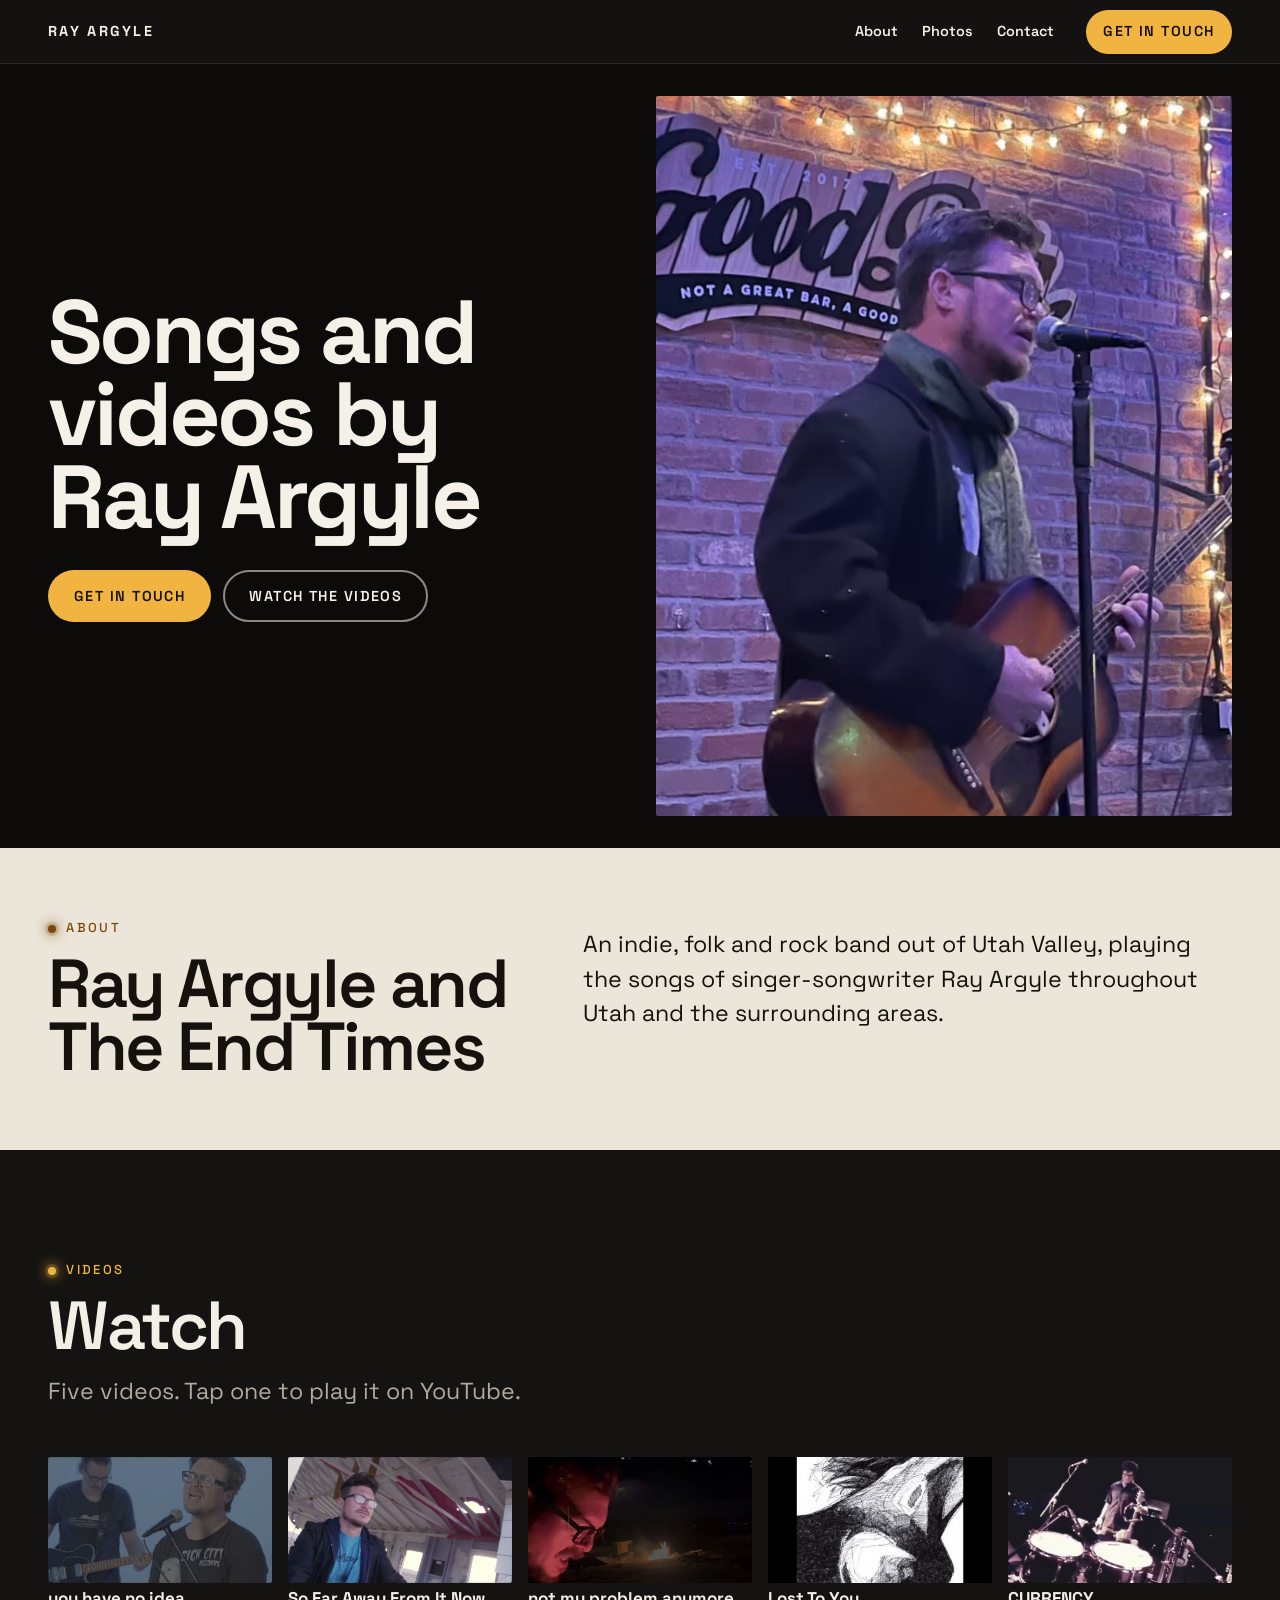
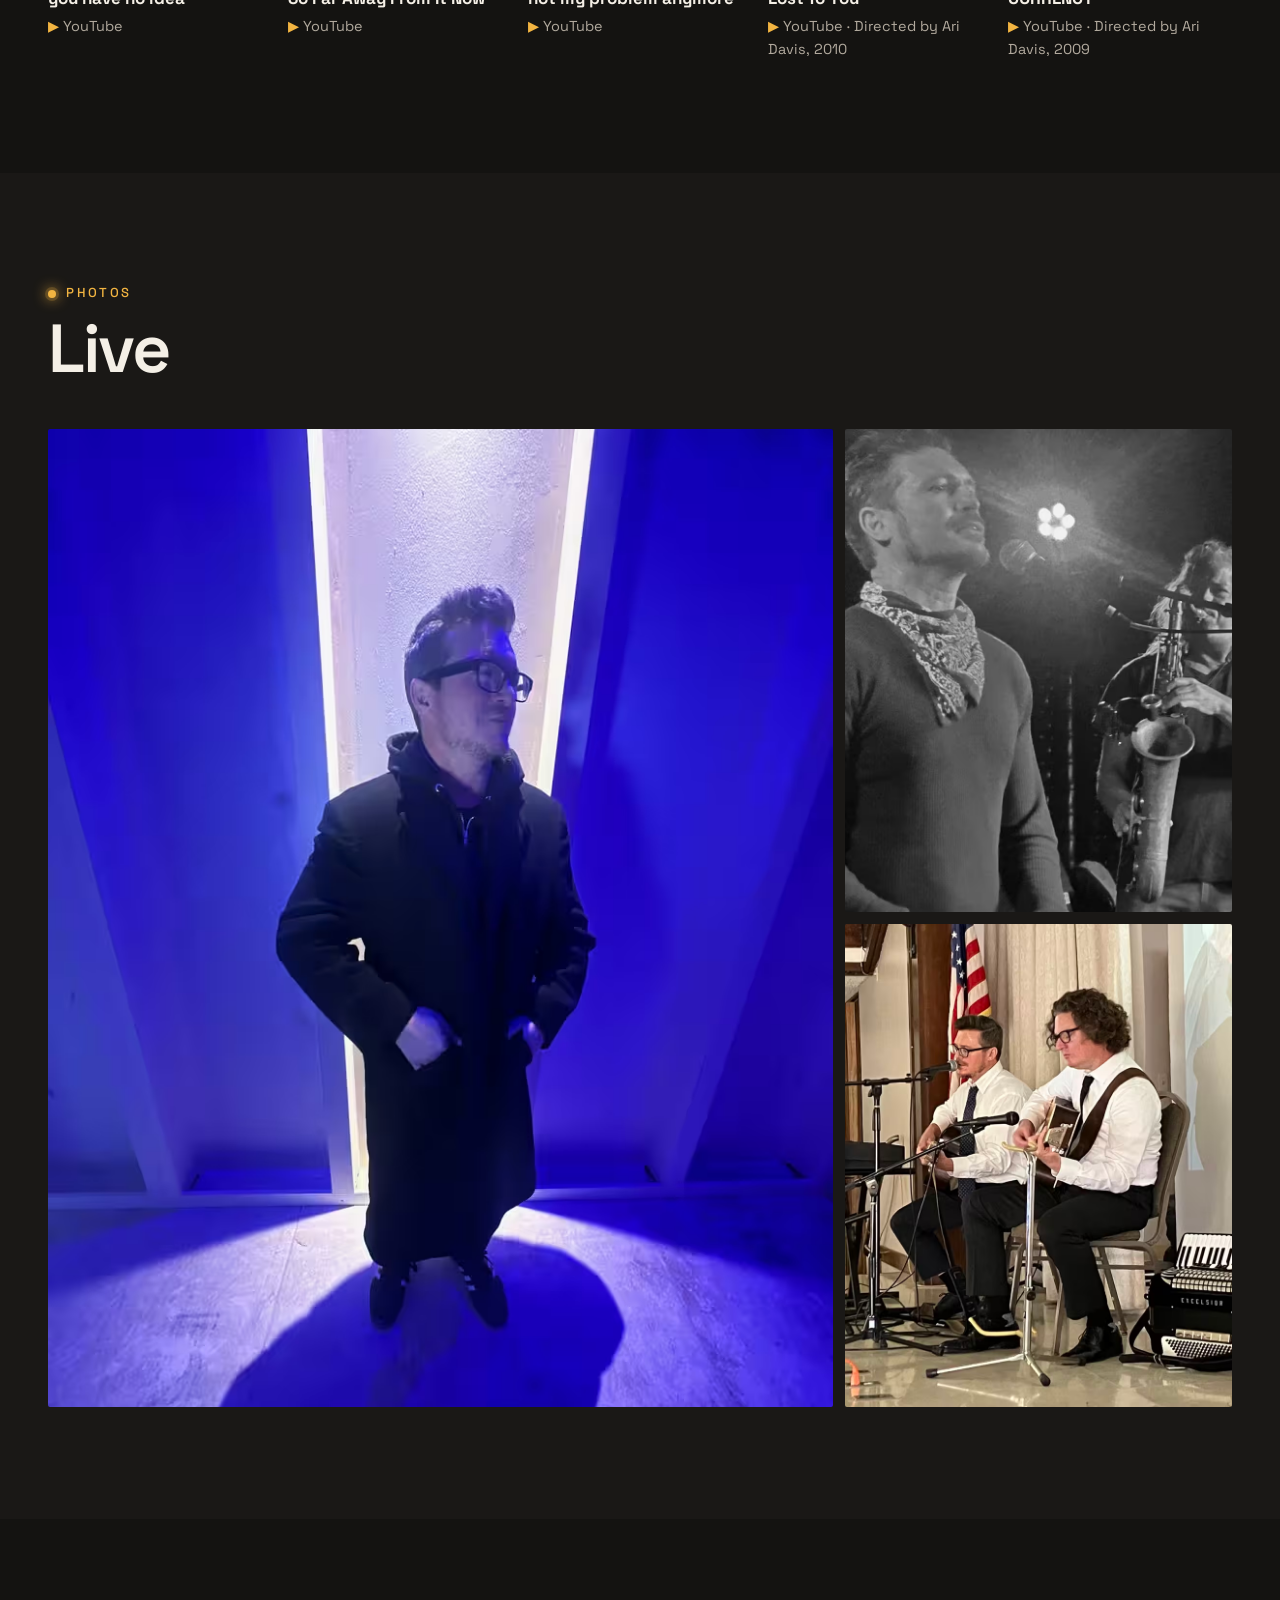
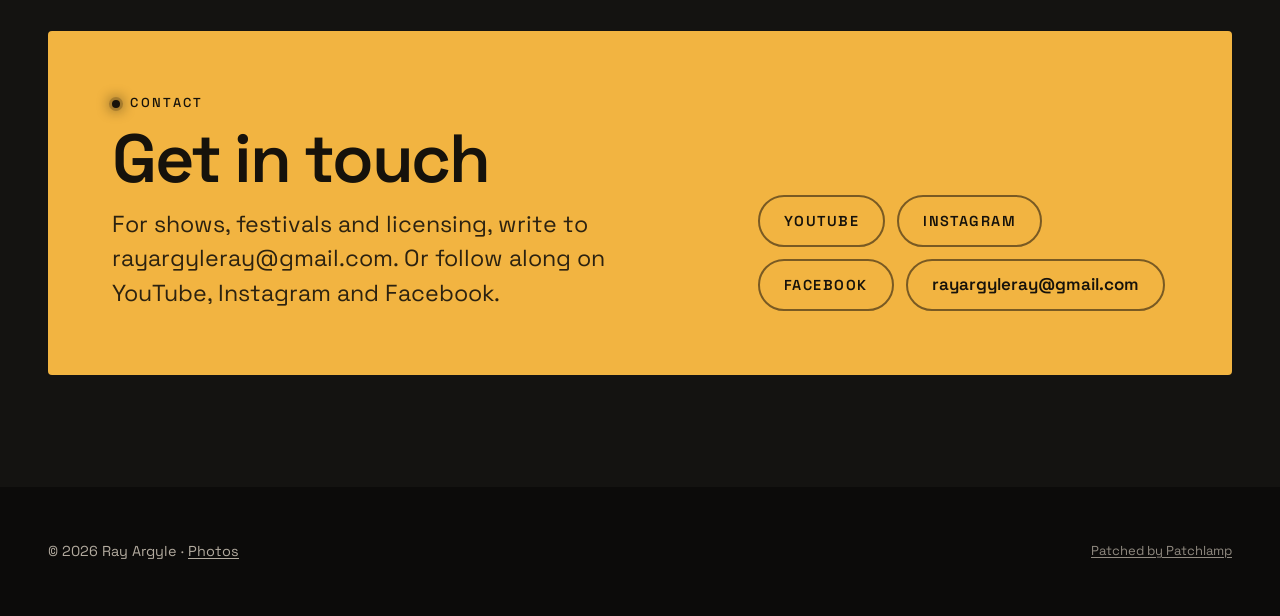
<file: index.html>
<!DOCTYPE html>
<html lang="en">
<head>
  <meta charset="utf-8">
  <meta name="viewport" content="width=device-width, initial-scale=1">
  <title>Ray Argyle</title>
  <meta name="description" content="Ray Argyle: songs and videos, and where to follow along.">
  <!-- The pages are rendered from site.json by `site render` (lib/sitegen.py): change site.json, never this file. -->
  <link rel="stylesheet" href="css/style.css">
  <link rel="stylesheet" href="css/look.css">
  <link rel="stylesheet" href="css/custom.css">
  <script src="js/motion.js" defer></script>
</head>
<body class="page-home">

  <header class="site-header">
    <a class="wordmark" href="index.html">Ray Argyle</a>
    <nav class="site-nav" aria-label="Site">
      <a href="index.html#about">About</a>
      <a href="photos.html">Photos</a>
      <a href="index.html#contact">Contact</a>
    </nav>
    <a class="header-cta" href="#contact"><span class="cta-full">Get in touch</span><span class="cta-short">Contact</span></a>
  </header>

  <main id="top">
    <section class="hero-block hero--split has-image" id="hero">
      <figure class="hero-media">
        <picture><source type="image/avif" srcset="images/own-hero-2-800.avif 800w, images/own-hero-2-1242.avif 1242w" sizes="100vw"><source type="image/webp" srcset="images/own-hero-2-800.webp 800w, images/own-hero-2-1242.webp 1242w" sizes="100vw"><img src="images/own-hero-2-1242.jpg" srcset="images/own-hero-2-800.jpg 800w, images/own-hero-2-1242.jpg 1242w" sizes="100vw" width="1242" height="1552" alt="Ray Argyle playing guitar and singing in front of a brick wall hung with string lights" loading="eager" fetchpriority="high" decoding="async"></picture>
      </figure>
      <div class="hero-copy">
        <h1 class="hero-heading">Songs and videos by Ray Argyle</h1>
        <div class="hero-actions">
          <a class="btn btn-primary" href="#contact">Get in touch</a>
          <a class="btn btn-secondary" href="#videos">Watch the videos</a>
        </div>
      </div>
    </section>
    <section class="section about about--band band" id="about">
      <div class="section-inner">
        <div class="about-grid">
          <div class="about-copy">
            <div class="about-head">
              <p class="kicker">About</p>
              <h2>Ray Argyle and The End Times</h2>
            </div>
            <div class="about-body">
              <p class="lede">An indie, folk and rock band out of Utah Valley, playing the songs of singer-songwriter Ray Argyle throughout Utah and the surrounding areas.</p>
            </div>
          </div>
        </div>
      </div>
    </section>
    <section class="section videos" id="videos">
      <div class="section-inner">
        <div class="section-head">
          <p class="kicker">Videos</p>
          <h2>Watch</h2>
          <p class="lede">Five videos. Tap one to play it on YouTube.</p>
        </div>
        <ul class="video-list">
      <li data-reveal>
        <a class="video-card" href="https://www.youtube.com/watch?v=3zSJGrcmSTM">
          <img src="images/own-work-7-800.jpg" width="800" height="450" alt="A still from Ray Argyle&#x27;s video &quot;you have no idea&quot;" loading="lazy" decoding="async">
          <span class="video-title">you have no idea</span>
          <span class="video-meta">YouTube</span>
        </a>
      </li>
      <li data-reveal>
        <a class="video-card" href="https://www.youtube.com/watch?v=spQM5v0fayY">
          <img src="images/own-work-9-800.jpg" width="800" height="450" alt="A still from Ray Argyle&#x27;s video &quot;So Far Away From It Now&quot;" loading="lazy" decoding="async">
          <span class="video-title">So Far Away From It Now</span>
          <span class="video-meta">YouTube</span>
        </a>
      </li>
      <li data-reveal>
        <a class="video-card" href="https://www.youtube.com/watch?v=1C6jddQdikg">
          <img src="images/own-work-8-800.jpg" width="800" height="450" alt="A still from Ray Argyle&#x27;s video &quot;not my problem anymore&quot;" loading="lazy" decoding="async">
          <span class="video-title">not my problem anymore</span>
          <span class="video-meta">YouTube</span>
        </a>
      </li>
      <li data-reveal>
        <a class="video-card" href="https://www.youtube.com/watch?v=J5xojPqIyVg">
          <img src="images/own-work-2-640.jpg" width="640" height="360" alt="A still from Ray Argyle&#x27;s video &quot;Lost To You&quot;" loading="lazy" decoding="async">
          <span class="video-title">Lost To You</span>
          <span class="video-meta">YouTube · Directed by Ari Davis, 2010</span>
        </a>
      </li>
      <li data-reveal>
        <a class="video-card" href="https://www.youtube.com/watch?v=S_2DU4Wko10">
          <img src="images/own-work-6-594.jpg" width="594" height="334" alt="A still from Ray Argyle&#x27;s video &quot;CURRENCY&quot;" loading="lazy" decoding="async">
          <span class="video-title">CURRENCY</span>
          <span class="video-meta">YouTube · Directed by Ari Davis, 2009</span>
        </a>
      </li>
        </ul>
      </div>
    </section>
    <section class="section gallery gallery--grid alt" id="photos">
      <div class="section-inner">
        <div class="section-head">
          <p class="kicker">Photos</p>
          <h2>Live</h2>
        </div>
        <ul class="gallery-grid">
          <li data-reveal>
            <figure>
              <picture><source type="image/avif" srcset="images/own-gallery-5-800.avif 800w, images/own-gallery-5-1600.avif 1600w" sizes="(min-width: 900px) 50vw, 100vw"><source type="image/webp" srcset="images/own-gallery-5-800.webp 800w, images/own-gallery-5-1600.webp 1600w" sizes="(min-width: 900px) 50vw, 100vw"><img src="images/own-gallery-5-1600.jpg" srcset="images/own-gallery-5-800.jpg 800w, images/own-gallery-5-1600.jpg 1600w" sizes="(min-width: 900px) 50vw, 100vw" width="1600" height="2000" alt="Ray Argyle in a long coat, standing in a column of blue light" loading="lazy" decoding="async"></picture>
            </figure>
          </li>
          <li data-reveal>
            <figure>
              <picture><source type="image/avif" srcset="images/own-gallery-3-800.avif 800w, images/own-gallery-3-1532.avif 1532w" sizes="(min-width: 900px) 50vw, 100vw"><source type="image/webp" srcset="images/own-gallery-3-800.webp 800w, images/own-gallery-3-1532.webp 1532w" sizes="(min-width: 900px) 50vw, 100vw"><img src="images/own-gallery-3-1532.jpg" srcset="images/own-gallery-3-800.jpg 800w, images/own-gallery-3-1532.jpg 1532w" sizes="(min-width: 900px) 50vw, 100vw" width="1532" height="1915" alt="Black-and-white photo of Ray Argyle singing on stage beside a saxophone player" loading="lazy" decoding="async"></picture>
            </figure>
          </li>
          <li data-reveal>
            <figure>
              <picture><source type="image/avif" srcset="images/own-gallery-4-800.avif 800w, images/own-gallery-4-1600.avif 1600w" sizes="(min-width: 900px) 50vw, 100vw"><source type="image/webp" srcset="images/own-gallery-4-800.webp 800w, images/own-gallery-4-1600.webp 1600w" sizes="(min-width: 900px) 50vw, 100vw"><img src="images/own-gallery-4-1600.jpg" srcset="images/own-gallery-4-800.jpg 800w, images/own-gallery-4-1600.jpg 1600w" sizes="(min-width: 900px) 50vw, 100vw" width="1600" height="2000" alt="Ray Argyle and another guitarist playing seated, an accordion beside them" loading="lazy" decoding="async"></picture>
            </figure>
          </li>
        </ul>
      </div>
    </section>
    <section class="section contact contact--card" id="contact">
      <div class="section-inner">
        <div class="contact-card" data-reveal>
          <div class="section-head">
            <p class="kicker">Contact</p>
            <h2>Get in touch</h2>
            <p class="lede">For shows, festivals and licensing, write to rayargyleray@gmail.com. Or follow along on YouTube, Instagram and Facebook.</p>
          </div>
          <div class="action-row">
            <a class="btn btn-secondary" href="https://www.youtube.com/@rayargyle8788">YouTube</a>
            <a class="btn btn-secondary" href="https://www.instagram.com/ray_argyle_music">Instagram</a>
            <a class="btn btn-secondary" href="https://www.facebook.com/rayargylemusic">Facebook</a>
            <a class="btn btn-secondary" data-mail href="mailto:rayargyleray@gmail.com">rayargyleray@gmail.com</a>
          </div>
        </div>
      </div>
    </section>

  </main>

  <footer class="site-footer">
    <p class="copyright">&copy; 2026 Ray Argyle · <a href="photos.html">Photos</a></p>
    <p class="patchlamp-badge"><a href="https://patchlamp.com/for/creatives?from=badge" rel="noopener">Patched by Patchlamp</a></p>
    <script src="https://patchlamp.com/s/site-chat.js" data-site="ray-argyle" crossorigin="anonymous" defer></script>
    <script src="https://patchlamp.com/hit.js" data-site="ray-argyle" crossorigin="anonymous" defer></script>
  </footer>
</body>
</html>
</file>
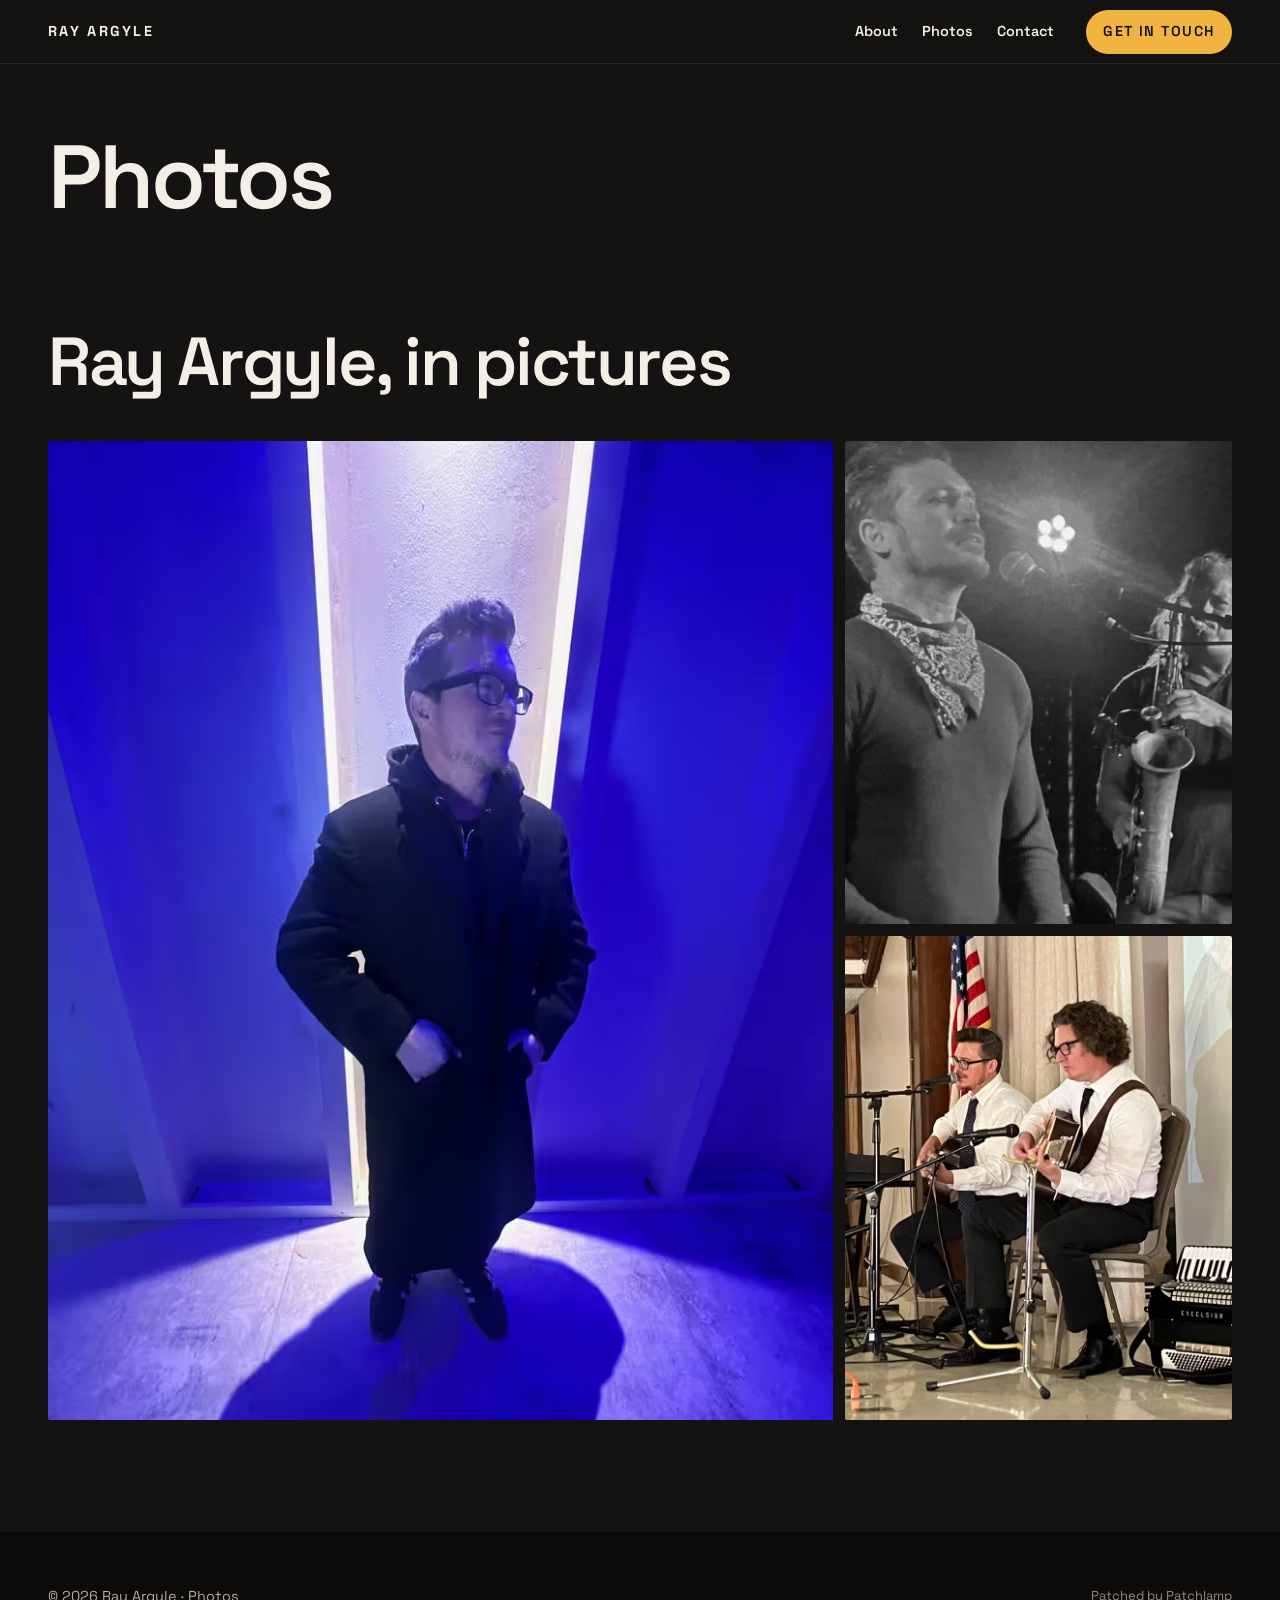
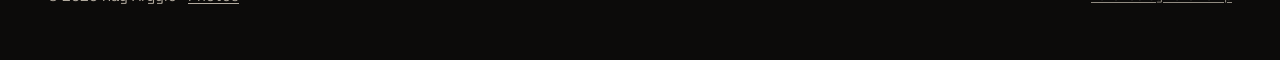
<file: photos.html>
<!DOCTYPE html>
<html lang="en">
<head>
  <meta charset="utf-8">
  <meta name="viewport" content="width=device-width, initial-scale=1">
  <title>Photos — Ray Argyle</title>
  <meta name="description" content="Ray Argyle: songs and videos, and where to follow along.">
  <!-- The pages are rendered from site.json by `site render` (lib/sitegen.py): change site.json, never this file. -->
  <link rel="stylesheet" href="css/style.css">
  <link rel="stylesheet" href="css/look.css">
  <link rel="stylesheet" href="css/custom.css">
  <script src="js/motion.js" defer></script>
</head>
<body class="page-photos">

  <header class="site-header">
    <a class="wordmark" href="index.html">Ray Argyle</a>
    <nav class="site-nav" aria-label="Site">
      <a href="index.html#about">About</a>
      <a href="photos.html">Photos</a>
      <a href="index.html#contact">Contact</a>
    </nav>
    <a class="header-cta" href="#contact"><span class="cta-full">Get in touch</span><span class="cta-short">Contact</span></a>
  </header>

  <main id="top">
    <section class="page-head">
      <div class="section-inner">
        <h1>Photos</h1>
      </div>
    </section>
    <section class="section gallery gallery--grid" id="photos">
      <div class="section-inner">
        <div class="section-head">
          <h2>Ray Argyle, in pictures</h2>
        </div>
        <ul class="gallery-grid">
          <li data-reveal>
            <figure>
              <picture><source type="image/avif" srcset="images/own-gallery-5-800.avif 800w, images/own-gallery-5-1600.avif 1600w" sizes="(min-width: 900px) 50vw, 100vw"><source type="image/webp" srcset="images/own-gallery-5-800.webp 800w, images/own-gallery-5-1600.webp 1600w" sizes="(min-width: 900px) 50vw, 100vw"><img src="images/own-gallery-5-1600.jpg" srcset="images/own-gallery-5-800.jpg 800w, images/own-gallery-5-1600.jpg 1600w" sizes="(min-width: 900px) 50vw, 100vw" width="1600" height="2000" alt="Ray Argyle in a long coat, standing in a column of blue light" loading="lazy" decoding="async"></picture>
            </figure>
          </li>
          <li data-reveal>
            <figure>
              <picture><source type="image/avif" srcset="images/own-gallery-3-800.avif 800w, images/own-gallery-3-1532.avif 1532w" sizes="(min-width: 900px) 50vw, 100vw"><source type="image/webp" srcset="images/own-gallery-3-800.webp 800w, images/own-gallery-3-1532.webp 1532w" sizes="(min-width: 900px) 50vw, 100vw"><img src="images/own-gallery-3-1532.jpg" srcset="images/own-gallery-3-800.jpg 800w, images/own-gallery-3-1532.jpg 1532w" sizes="(min-width: 900px) 50vw, 100vw" width="1532" height="1915" alt="Black-and-white photo of Ray Argyle singing on stage beside a saxophone player" loading="lazy" decoding="async"></picture>
            </figure>
          </li>
          <li data-reveal>
            <figure>
              <picture><source type="image/avif" srcset="images/own-gallery-4-800.avif 800w, images/own-gallery-4-1600.avif 1600w" sizes="(min-width: 900px) 50vw, 100vw"><source type="image/webp" srcset="images/own-gallery-4-800.webp 800w, images/own-gallery-4-1600.webp 1600w" sizes="(min-width: 900px) 50vw, 100vw"><img src="images/own-gallery-4-1600.jpg" srcset="images/own-gallery-4-800.jpg 800w, images/own-gallery-4-1600.jpg 1600w" sizes="(min-width: 900px) 50vw, 100vw" width="1600" height="2000" alt="Ray Argyle and another guitarist playing seated, an accordion beside them" loading="lazy" decoding="async"></picture>
            </figure>
          </li>
        </ul>
      </div>
    </section>

  </main>

  <footer class="site-footer">
    <p class="copyright">&copy; 2026 Ray Argyle · <a href="photos.html">Photos</a></p>
    <p class="patchlamp-badge"><a href="https://patchlamp.com/for/creatives?from=badge" rel="noopener">Patched by Patchlamp</a></p>
    <script src="https://patchlamp.com/s/site-chat.js" data-site="ray-argyle" crossorigin="anonymous" defer></script>
    <script src="https://patchlamp.com/hit.js" data-site="ray-argyle" crossorigin="anonymous" defer></script>
  </footer>
</body>
</html>
</file>
<file: css/style.css>
/* ==========================================================================
   base.css: the stylesheet every rendered site shares (B255, plans/83).
   Rendered as css/style.css. It has three readers:
   1. every page of a rendered site, followed by css/look.css (a look's
      tokens and its short list of rules) and css/custom.css when a site has one;
   2. the Functions pages (/admin, estimates, invoices, signing, /book/manage),
      which load this file and read the tokens marked "Functions" below, so
      those names stay, whatever else changes;
   3. the section variants in _sections/: their layouts live here, so any
      look can wear any variant.
   How the file works: components read tokens and never a literal colour or
   font; a look changes tokens and owns a few rules; a dark or coloured ground
   (.band, the dark heroes, the accent cards) re-sets --ink, --ink-dim and
   --accent-text for what sits inside it, so the components need no dark copy.
   Nothing is ever at opacity 0. Motion is opt-in: js/motion.js sets
   html.motion only under prefers-reduced-motion: no-preference, and a reveal
   starts from a visible state, so a still frame (a screenshot, a link
   preview, the judge) always reads whole. templates/sites/DESIGN.md is the
   standard this file serves.
   ========================================================================== */

:root {
  /* --- Colour roles ------------------------------------------------------ */
  --bg: #f7f8f8;              /* page ground */
  --bg-raised: #ffffff;       /* cards, inputs (Functions) */
  --bg-alt: #edf1f2;          /* the alternate section ground */
  --bg-line: #d3dce0;         /* hairlines, input borders (Functions) */
  --ink: #15212a;             /* body text (Functions) */
  --ink-dim: #4f5f68;         /* secondary text, at least 4.5:1 on --bg (Functions) */
  --accent: #1d6f8c;          /* fills: buttons, the checked slot, focus (Functions) */
  --accent-strong: #155468;   /* hover on a fill */
  --accent-dim: var(--accent-strong);  /* the B64 name for the hover colour */
  --accent-ink: #ffffff;      /* text on --accent */
  --accent-text: var(--accent);        /* the accent as small text on --bg; a look with a loud accent darkens it */
  --link-hover: var(--accent-strong);
  --focus: var(--accent);
  --band: #10293a;            /* the one dark ground */
  --band-ink: #f1f6f8;
  --band-dim: #b4c7d0;
  --band-accent: #86d0e6;
  --hero-ground: var(--band); /* the hero's ground for split and typographic */
  --hero-ink: var(--band-ink);
  --hero-dim: var(--band-dim);
  --hero-accent: var(--band-accent);
  --hero-scrim: var(--band);  /* what a photo darkens to under text */
  --proof-bg: var(--bg-alt);
  --proof-ink: var(--ink);
  --proof-mark: var(--accent);
  --footer-bg: var(--ink);
  --footer-ink: color-mix(in srgb, var(--bg) 82%, var(--ink));
  --sorry-bg: #fbe9e7;
  --sorry-ink: #7a1f12;
  --photo-filter: none;       /* the look's grade, until img treat grades the files themselves */
  --texture: none;            /* a band's texture: a background-image the look sets */

  /* --- Type ------------------------------------------------------------- */
  --font-display: Georgia, "Times New Roman", serif;                    /* Functions */
  --font-text: system-ui, -apple-system, "Segoe UI", Helvetica, Arial, sans-serif;
  --font-body: var(--font-text);       /* the B64 name; the Functions pages read it */
  --font-kicker: var(--font-text);
  --font-button: var(--font-text);
  --display-weight: 400;      /* the hero heading */
  --heading-weight: var(--display-weight);
  --display-tracking: -0.02em;
  --display-leading: 1.02;
  --display-case: none;
  --kicker-case: uppercase;
  --kicker-tracking: 0.14em;
  --kicker-weight: 600;
  --kicker-size: var(--step--2);
  --button-weight: 650;
  --button-case: none;
  --button-tracking: 0;
  --text-size: 1.0625rem;
  --text-leading: 1.65;
  /* The scale. Every font-size in this file and in a look is one of these, so
     the design gate can check sizes against it. --step-0 is body text. */
  --step--2: 0.8125rem;
  --step--1: clamp(0.84rem, 0.82rem + 0.1vw, 0.9rem);
  --step-0: var(--text-size);
  --step-1: clamp(1.2rem, 1.1rem + 0.45vw, 1.45rem);
  --step-2: clamp(1.45rem, 1.25rem + 0.9vw, 1.95rem);
  --step-3: clamp(2rem, 1.5rem + 2.2vw, 3.25rem);
  --step-4: clamp(2.4rem, 1.7rem + 3.2vw, 4.25rem);
  --step-5: clamp(2.75rem, 1.6rem + 5vw, 6rem);       /* the hero: 44px on a phone, 96px wide */
  --step-6: clamp(3.25rem, 1.4rem + 8vw, 8.5rem);     /* the typographic hero, which has no photo to carry it */
  --measure: 34em;            /* Functions */

  /* --- Space ------------------------------------------------------------ */
  --space: 1rem;              /* Functions */
  --space-half: 0.5rem;
  --space-2: 2rem;
  --space-3: 3rem;
  --space-4: 4.5rem;
  --space-5: clamp(4rem, 3rem + 5vw, 8rem);
  --space-lg: 2.5rem;         /* the B64 name; the Functions pages read it */
  --space-xl: var(--space-5);
  --section-pad: var(--space-5);
  --page-pad: clamp(1rem, 4vw, 3rem);   /* Functions */
  --content: 74rem;
  --wide: var(--content);

  /* --- Shape, depth ----------------------------------------------------- */
  --radius: 6px;              /* inputs, tiles */
  --radius-card: 10px;
  --radius-btn: 6px;
  --radius-media: 6px;
  --rule-strong: 1px solid var(--ink);
  --shadow-1: 0 1px 2px rgb(15 30 40 / 0.06), 0 2px 8px rgb(15 30 40 / 0.05);
  --shadow-2: 0 2px 6px rgb(15 30 40 / 0.06), 0 18px 40px -12px rgb(15 30 40 / 0.22);
  --shadow: var(--shadow-2);  /* the B64 name */

  /* --- Motion (read only under html.motion and no-preference) ----------- */
  --dur-1: 160ms;             /* hover, press */
  --dur-2: 420ms;             /* a state change */
  --dur-3: 900ms;             /* a reveal */
  --dur-moment: 1600ms;       /* a look's one hero moment */
  --ease: cubic-bezier(0.2, 0.7, 0.2, 1);
  --ease-in-out: cubic-bezier(0.65, 0, 0.35, 1);
  --lift: -3px;
  --reveal-from: 0.55;        /* never 0: a still frame must read whole */
  --reveal-shift: 10px;
  --reveal-stagger: 70ms;
}

/* --- Base ------------------------------------------------------------------ */
*, *::before, *::after { box-sizing: border-box; }
* { margin: 0; padding: 0; }
html { -webkit-text-size-adjust: 100%; text-size-adjust: 100%; scroll-padding-top: 5.5rem; }
body {
  background: var(--bg); color: var(--ink);
  font-family: var(--font-text); font-size: var(--step-0); line-height: var(--text-leading);
  -webkit-font-smoothing: antialiased; text-rendering: optimizeLegibility; font-kerning: normal;
  font-synthesis: weight;   /* never a browser-slanted italic or scaled small caps: a look that wants one ships the face */
  overflow-x: clip;
}
img, svg, video { display: block; max-width: 100%; height: auto; }
picture { display: contents; }
h1, h2, h3, h4 {
  font-family: var(--font-display); font-weight: var(--heading-weight);
  letter-spacing: var(--display-tracking); line-height: 1.1; text-transform: var(--display-case);
  text-wrap: balance;
}
h1, h2 { font-size: var(--step-4); line-height: var(--display-leading); }
h3 { font-size: var(--step-1); line-height: 1.2; letter-spacing: -0.005em; }
p { max-width: var(--measure); text-wrap: pretty; }
a { color: var(--accent-text); text-underline-offset: 0.2em; text-decoration-thickness: 1px; }
a:hover { color: var(--link-hover); text-decoration-thickness: 2px; }
.muted { color: var(--ink-dim); }
.visually-hidden { position: absolute; width: 1px; height: 1px; overflow: hidden; clip-path: inset(50%); white-space: nowrap; }
:focus-visible { outline: 3px solid var(--focus); outline-offset: 3px; border-radius: 2px; }
::selection { background: var(--accent); color: var(--accent-ink); }

/* Grounds that change the ink: everything inside reads these instead, the surfaces (--bg, --bg-raised,
   --bg-alt) as well as the text, so a form card, a tile or an input inside a band is a lifted tone of the
   band with light text, never a light card with light text. */
.band, .hero--full-dark {
  background-color: var(--band); background-image: var(--texture); color: var(--band-ink);
  --ink: var(--band-ink); --ink-dim: var(--band-dim); --accent-text: var(--band-accent);
  --link-hover: var(--band-ink); --focus: var(--band-accent);
  --bg: color-mix(in srgb, var(--band-ink) 6%, var(--band));
  --bg-alt: var(--bg);
  --bg-raised: color-mix(in srgb, var(--band-ink) 11%, var(--band));
  --bg-line: color-mix(in srgb, var(--band-ink) 24%, transparent);
  --rule-strong: 1px solid color-mix(in srgb, var(--band-ink) 45%, transparent);
}
.hero--split, .hero--typographic {
  background-color: var(--hero-ground); color: var(--hero-ink);
  --ink: var(--hero-ink); --ink-dim: var(--hero-dim); --accent-text: var(--hero-accent);
  --link-hover: var(--hero-ink); --focus: var(--hero-accent);
  --bg: color-mix(in srgb, var(--hero-ink) 6%, var(--hero-ground));
  --bg-alt: var(--bg);
  --bg-raised: color-mix(in srgb, var(--hero-ink) 11%, var(--hero-ground));
  --bg-line: color-mix(in srgb, var(--hero-ink) 24%, transparent);
}
.contact-card, .cta--band, .donate--band {
  background: var(--accent); color: var(--accent-ink);
  /* 90% and a 10% lift: at 82% and 14% the dim text failed AA on its own raised tile in three looks (B256) */
  --ink: var(--accent-ink); --ink-dim: color-mix(in srgb, var(--accent-ink) 90%, var(--accent));
  --accent-text: var(--accent-ink); --link-hover: var(--accent-ink); --focus: var(--accent-ink);
  --bg: color-mix(in srgb, var(--accent-ink) 8%, var(--accent));
  --bg-alt: var(--bg);
  --bg-raised: color-mix(in srgb, var(--accent-ink) 10%, var(--accent));
  --bg-line: color-mix(in srgb, var(--accent-ink) 30%, transparent);
}

/* --- The demo and preview bar ------------------------------------------- */
.demo-bar {
  max-width: none; margin: 0; padding: 0.45rem var(--page-pad);
  background: var(--ink); color: var(--bg); font-size: var(--step--2); line-height: 1.45; text-align: center;
}
.demo-bar a { color: inherit; display: inline-block; padding-block: 0.3rem; }

/* --- Header: the name, the sections, the one way to reach them ------------ */
.site-header {
  position: sticky; top: 0; z-index: 20;
  display: flex; align-items: center; gap: var(--space) var(--space-2);
  padding: 0.6rem var(--page-pad);
  background: color-mix(in srgb, var(--bg) 93%, transparent); color: var(--ink);
  -webkit-backdrop-filter: saturate(1.4) blur(10px); backdrop-filter: saturate(1.4) blur(10px);
  border-bottom: 1px solid color-mix(in srgb, var(--bg-line) 70%, transparent);
}
.wordmark {
  display: inline-flex; align-items: center; gap: 0.45rem; margin-right: auto; min-height: 44px; min-width: 0;
  font-family: var(--font-display); font-size: var(--step-1); font-weight: var(--heading-weight);
  letter-spacing: -0.01em; line-height: 1.05; text-transform: var(--display-case);
  color: inherit; text-decoration: none;
}
.wordmark:hover { color: inherit; text-decoration: none; }
.wordmark-sub { color: var(--accent-text); }
.site-nav { display: flex; gap: 0.25rem 1.5rem; }
.site-nav a {
  display: inline-flex; align-items: center; min-height: 44px;
  color: inherit; text-decoration: none; font-size: var(--step--1); font-weight: 600;
}
.site-nav a:hover, .site-nav a[aria-current="page"] { color: var(--accent-text); }
.header-cta {
  display: inline-flex; align-items: center; flex: none; min-height: 44px; padding: 0.5rem 1.1rem;
  background: var(--accent); color: var(--accent-ink); border-radius: var(--radius-btn);
  font-family: var(--font-button); font-size: var(--step--1); font-weight: var(--button-weight);
  letter-spacing: var(--button-tracking); text-transform: var(--button-case); text-decoration: none; white-space: nowrap;
}
.header-cta:hover { background: var(--accent-strong); color: var(--accent-ink); text-decoration: none; }
.header-cta .cta-short { display: none; }
@media (max-width: 56em) { .site-nav { display: none; } }   /* one scroll on a phone; the call button stays */
@media (max-width: 30em) {
  .site-header { gap: var(--space); }
  .header-cta .cta-full { display: none; }
  .header-cta .cta-short { display: inline; }
}

/* --- Buttons (.button: the B64 class the pasted collection blocks use) ---- */
.btn, .button {
  display: inline-flex; align-items: center; justify-content: center; gap: 0.5rem;
  min-height: 3.25rem; padding: 0.7rem 1.5rem;
  font-family: var(--font-button); font-size: var(--step-0); font-weight: var(--button-weight); line-height: 1.15;
  letter-spacing: var(--button-tracking); text-transform: var(--button-case); text-align: center; text-decoration: none;
  cursor: pointer; border: 2px solid transparent; border-radius: var(--radius-btn);
}
.btn-primary, .button { background: var(--accent); color: var(--accent-ink); }
.btn-primary:hover, .button:hover { background: var(--accent-strong); color: var(--accent-ink); text-decoration: none; }
.btn-secondary { background: transparent; color: inherit; border-color: color-mix(in srgb, currentColor 55%, transparent); }
.btn-secondary:hover { color: inherit; border-color: currentColor; background: color-mix(in srgb, currentColor 8%, transparent); text-decoration: none; }
.action-row { display: flex; flex-wrap: wrap; align-items: center; gap: 0.75rem; }
@media (max-width: 30em) { .btn, .button { padding-inline: 1.15rem; } }

/* --- Pictures and their labels (a stock or AI picture says so) ----------- */
figure { position: relative; margin: 0; }
figure img { filter: var(--photo-filter); }
.img-label {
  position: absolute; top: 0.6rem; right: 0.6rem; z-index: 2; max-width: calc(100% - 1.2rem);
  padding: 0.2rem 0.55rem; border-radius: 3px; background: rgb(0 0 0 / 0.64); color: #fff;
  font: 500 var(--step--2)/1.35 var(--font-text); letter-spacing: 0.01em; text-transform: none; pointer-events: none;
}

/* --- Hero: shared parts ------------------------------------------------- */
.hero-block { position: relative; isolation: isolate; }
.hero-media { position: relative; margin: 0; overflow: hidden; background-color: var(--band); }
.hero-media img { width: 100%; height: 100%; object-fit: cover; }
.hero-field { background-image: var(--texture); }   /* the colour field a hero shows when there is no photo */
.hero-copy { position: relative; z-index: 1; }
.hero-kicker {
  font: var(--kicker-weight) var(--kicker-size)/1.3 var(--font-kicker);
  text-transform: var(--kicker-case); letter-spacing: var(--kicker-tracking);
  color: var(--accent-text); margin-bottom: var(--space);
}
.hero-heading {
  font-size: var(--step-5); line-height: var(--display-leading); font-weight: var(--display-weight);
  max-width: 13ch; margin-bottom: var(--space);
}
.hero-heading em { font-style: normal; color: var(--accent-text); }
.hero-sub { font-size: var(--step-1); line-height: 1.45; max-width: 30em; color: var(--ink-dim); }
.hero-actions { display: flex; flex-wrap: wrap; gap: 0.75rem; margin-top: var(--space-2); }
.hero-actions:empty { display: none; }
.hero-note { margin-top: var(--space); font-size: var(--step--1); font-weight: 600; color: var(--ink-dim); }
.hero-phone { margin-top: var(--space); }   /* a step under the buttons, so the number reads as its own way in */
.hero-phone a {
  display: inline-block; padding-block: 0.3rem; color: inherit; text-decoration: none;
  font: var(--heading-weight) var(--step-2)/1.1 var(--font-display); letter-spacing: var(--display-tracking);
}

/* hero--band-card: a photo band, the words on a card over its lower edge */
.hero--band-card { background: var(--bg); color: var(--ink); padding-bottom: var(--space-3); }
.hero--band-card .hero-media { height: clamp(12rem, 44vw, 34rem); }
.hero--band-card .hero-copy {
  margin: calc(-1 * clamp(3rem, 9vw, 11rem)) var(--page-pad) 0; max-width: 46rem;
  padding: clamp(1.5rem, 4vw, 3.5rem);
  background: var(--bg-raised); border-radius: var(--radius-card); box-shadow: var(--shadow-2);
}
@media (min-width: 60em) {
  /* wide, the photo runs the hero's full height and the card sits on its lower left, overhanging its foot, so the
     band beside the card is picture rather than an empty strip of page (the B257 judge, ten previews, and B256's
     Apron Strings: "the right half beside the hero card is empty") */
  .hero--band-card { display: grid; padding-bottom: var(--space-4); }
  .hero--band-card > .hero-media, .hero--band-card > .hero-copy { grid-area: 1 / 1; }
  .hero--band-card .hero-media { height: clamp(24rem, 38vw, 32rem); }
  .hero--band-card .hero-copy { align-self: end; width: calc(100% - 2 * var(--page-pad));
    margin: 0 0 calc(-1 * var(--space-3)) max(var(--page-pad), calc((100vw - var(--content)) / 2)); }
  /* the card is a frame of its own: its heading a step under the full-bleed heroes', so the action stays on the
     first desktop screen */
  .hero--band-card .hero-heading { font-size: var(--step-4); max-width: 16ch; }
}

/* hero--split: the words on the hero ground, the photo beside them (under them on a phone) */
.hero--split { display: grid; }
.hero--split .hero-media { order: 2; height: clamp(14rem, 60vw, 24rem); }
.hero--split .hero-copy { padding: var(--space-3) var(--page-pad); }
.hero--split .hero-field { display: none; }
@media (min-width: 56em) {
  .hero--split.has-image { grid-template-columns: minmax(0, 1.05fr) minmax(0, 1fr); min-height: min(86svh, 44rem); }
  .hero--split .hero-media { height: auto; }
  .hero--split .hero-copy {
    align-self: center; width: 100%; max-width: calc(var(--content) + 2 * var(--page-pad)); margin-inline: auto;
    padding: var(--space-4) var(--page-pad);
  }
  .hero--split.has-image .hero-copy { padding-right: var(--space-3); padding-left: max(var(--page-pad), calc((100vw - var(--content)) / 2)); }
}

/* hero--full-dark: the photo full bleed, the words low on a scrim of the band colour */
.hero--full-dark { display: grid; min-height: 30rem; }
@media (min-width: 48em) { .hero--full-dark { min-height: min(92svh, 56rem); } }
.hero--full-dark > .hero-media, .hero--full-dark > .hero-copy { grid-area: 1 / 1; }
/* The scrim is what makes words over any photo readable: behind the heading it is at least about 70% of the
   band colour, which keeps white text above 4.5:1 even over white sky (the design gate samples it). On a phone
   the words fill the hero, so the scrim is one wash: light at the top so the scene shows, about 70% from the
   kicker down through the H1 (5.6:1 on the Juniper pool, 6.1:1 on clear-water's sky, 2026-10-23), and 85% at the
   foot; at 48-95% it read as a dark colour field (the judge, wick-7). Wider, it darkens the left and the bottom. */
.hero--full-dark .hero-media::after {
  content: ""; position: absolute; inset: 0;
  background: linear-gradient(180deg, color-mix(in srgb, var(--hero-scrim) 25%, transparent) 0%,
    color-mix(in srgb, var(--hero-scrim) 70%, transparent) 25%,
    color-mix(in srgb, var(--hero-scrim) 72%, transparent) 60%,
    color-mix(in srgb, var(--hero-scrim) 85%, transparent) 100%);
}
@media (min-width: 48em) {
  .hero--full-dark .hero-media::after {
    background:
      linear-gradient(180deg, transparent 12%, color-mix(in srgb, var(--hero-scrim) 45%, transparent) 45%, color-mix(in srgb, var(--hero-scrim) 94%, transparent) 100%),
      linear-gradient(90deg, color-mix(in srgb, var(--hero-scrim) 82%, transparent), color-mix(in srgb, var(--hero-scrim) 62%, transparent) 42%, transparent 74%);
  }
}
.hero--full-dark .hero-copy {
  align-self: end; width: 100%; max-width: calc(var(--content) + 2 * var(--page-pad)); margin-inline: auto;
  padding: clamp(5rem, 14vw, 8rem) var(--page-pad) clamp(2rem, 6vw, 5.5rem);
}
.hero--full-dark .hero-field::after { content: none; }   /* no photo: the field is the ground, no scrim */
.hero--full-dark .hero-sub { color: color-mix(in srgb, var(--band-ink) 92%, transparent); }
.hero--full-dark .hero-media .img-label { top: 0.8rem; right: var(--page-pad); }

/* hero--video (B258): the full-dark hero (its root carries both classes, so a look's full-dark rules hold) with a
   short muted loop laid over its own still, under the same scrim. The still is the hero's <picture>, a frame of the
   loop: the poster, the first paint (srcset, fetchpriority) and what reduced motion and a slow phone show. The
   <video> has no poster attribute (a browser fetches that file even for a hidden video: a second copy of the still,
   45 KB on the demo), no autoplay (the script asks about reduced motion first) and preload="none" (nothing is
   fetched until it plays). It stays hidden until js/hero-video.js has a frame playing; author CSS
   (`video { display: block }` above) would beat the browser's own [hidden], hence the rule. */
.hero--video .hero-video { position: absolute; inset: 0; width: 100%; height: 100%; object-fit: cover; filter: var(--photo-filter); }
.hero--video .hero-video[hidden] { display: none; }

/* hero--typographic: no photo; the heading at the largest step on a colour field */
.hero--typographic { background-image: var(--texture); }
.hero--typographic .hero-copy {
  display: grid; gap: var(--space-2); max-width: calc(var(--content) + 2 * var(--page-pad)); margin-inline: auto;
  padding: clamp(3.5rem, 10vw, 9rem) var(--page-pad) clamp(3rem, 7vw, 6rem);
}
.hero--typographic .hero-kicker { margin: 0; }
.hero--typographic .hero-heading { font-size: var(--step-6); max-width: 14ch; margin: 0; }
.hero--typographic .hero-aside .hero-actions { margin-top: var(--space); }
.hero--typographic .hero-note { margin: 0; padding-top: var(--space); border-top: 1px solid color-mix(in srgb, currentColor 30%, transparent); }
/* Wide, the line and the buttons sit under the heading on its left edge (the eye goes down, not across to a lower
   corner: the B257 judge, ten previews), and the hours note and the phone take the right column beside them. */
@media (min-width: 60em) {
  .hero--typographic .hero-copy { grid-template-columns: minmax(0, 7fr) minmax(0, 5fr); column-gap: var(--space-4); }
  .hero--typographic .hero-kicker, .hero--typographic .hero-heading { grid-column: 1 / -1; }
  .hero--typographic .hero-aside { grid-column: 1; grid-row: 3 / span 2; }
  .hero--typographic .hero-note, .hero--typographic .hero-phone { grid-column: 2; grid-row: 3; align-self: end; }
  .hero--typographic .hero-note + .hero-phone { grid-row: 4; align-self: start; }
}

/* --- Proof: the line under the hero (rating, area, hours) ---------------- */
.proof-list { list-style: none; }
.proof-list li { display: flex; align-items: center; gap: 0.6rem; min-height: 2rem; }
.proof-list a { color: inherit; display: inline-block; padding-block: 0.35rem; }
/* proof--strip: a band of its own colour */
.proof--strip { background: var(--proof-bg); color: var(--proof-ink); }
.proof--strip .proof-list {
  max-width: calc(var(--content) + 2 * var(--page-pad)); margin: 0 auto; padding: 1rem var(--page-pad);
  display: grid; grid-template-columns: repeat(auto-fit, minmax(min(100%, 9.5rem), 1fr)); gap: 0.35rem var(--space-2);
  font-size: var(--step--1); font-weight: 600; line-height: 1.3;
}
.proof--strip li::before { content: ""; flex: none; width: 0.5rem; height: 0.5rem; border-radius: 50%; background: var(--proof-mark); }
@media (max-width: 29.99em) { .proof--strip .proof-list { grid-template-columns: 1fr; } }   /* a phone: one a line, never two and one stranded (the B256 judge) */
@media (min-width: 48em) { .proof--strip .proof-list { grid-template-columns: repeat(auto-fit, minmax(12rem, 1fr)); font-size: var(--step-0); } }
/* proof--inline: one typeset line between rules, on the page ground */
.proof--inline { padding: 0 var(--page-pad); }
.proof--inline .proof-list {
  max-width: var(--content); margin: 0 auto; padding: 0.9rem 0;
  display: flex; flex-wrap: wrap; gap: 0.25rem 1.6rem;
  border-top: var(--rule-strong); border-bottom: 1px solid var(--bg-line); font-size: var(--step-0);
}
.proof--inline li::before { content: var(--proof-glyph, "•"); color: var(--proof-mark); }

/* --- Sections ------------------------------------------------------------ */
.section { padding: var(--section-pad) var(--page-pad); }
.section.alt { background: var(--bg-alt); }
.section-inner { max-width: var(--content); margin: 0 auto; }
.section-head { max-width: 44rem; margin-bottom: var(--space-3); }
.section-head h2 { margin-bottom: var(--space); }
.kicker {
  font: var(--kicker-weight) var(--kicker-size)/1.3 var(--font-kicker);
  text-transform: var(--kicker-case); letter-spacing: var(--kicker-tracking);
  color: var(--accent-text); margin-bottom: var(--space);
}
.lede { font-size: var(--step-1); line-height: 1.5; color: var(--ink-dim); max-width: 30em; }
.section-media { margin: var(--space-2) 0 0; }
.section-media img, .about-media img { width: 100%; aspect-ratio: 3 / 2; object-fit: cover; border-radius: var(--radius-media); }
/* A preview's note on how a section was written (the services' "from the category on their Google listing"): under
   the list, small and quiet, because the first thing a customer reads in the section is the services, not how the
   page was made (the B257 judge, ten previews). */
.preview-caveat {
  margin-top: var(--space-2); padding: 0.1rem 0 0.1rem 0.75rem; border-left: 2px solid var(--bg-line);
  color: var(--ink-dim); font-size: var(--step--2); max-width: 40em;
}

/* --- Services ----------------------------------------------------------- */
.service-list { list-style: none; display: grid; gap: var(--space-2) var(--space-3); }
.service-n {
  font: var(--display-weight) var(--step-3)/0.9 var(--font-display); letter-spacing: -0.03em;
  color: var(--accent-text); font-variant-numeric: lining-nums tabular-nums;
}
.service-list h3 { margin-bottom: 0.35rem; }
.service-list p { color: var(--ink-dim); }
/* services--numerals: an editorial list beside a head that stays in view */
.services--numerals .section-inner { display: grid; gap: var(--space-3); }
.services--numerals .section-head { margin: 0; }
.services--numerals .service-list li { display: grid; grid-template-columns: auto 1fr; column-gap: 1.25rem; align-content: start; }
.services--numerals .service-n { grid-row: span 2; min-width: 2.2ch; }
.services--numerals .service-list h3 { margin-top: 0.2rem; }
@media (min-width: 40em) { .services--numerals .service-list { grid-template-columns: 1fr 1fr; } }
@media (min-width: 60em) {
  .services--numerals .preview-caveat { grid-column: 2; }
  .services--numerals .section-inner { grid-template-columns: 5fr 7fr; align-items: start; column-gap: var(--space-4); }
  .services--numerals .section-head { position: sticky; top: 6rem; }
  .services--numerals .service-list { padding-top: var(--space-half); }
}
/* services--blocks: solid blocks of colour, tiled, the number inside */
.services--blocks .service-list { gap: 4px; grid-template-columns: repeat(auto-fit, minmax(min(100%, 15rem), 1fr)); }
.services--blocks .service-list li { background: var(--bg-raised); padding: 1.5rem 1.5rem 1.75rem; }
.services--blocks.alt .service-list li { background: var(--bg); }
.services--blocks .service-n { display: block; margin-bottom: 0.9rem; }
.services--blocks .section-media img, .services--ruled .section-media img { aspect-ratio: 3 / 1; }
/* services--ruled: an index, a rule above each row, no boxes */
.services--ruled .service-list { gap: 0; }
.services--ruled .service-list li {
  display: grid; grid-template-columns: 3.25rem minmax(0, 1fr); column-gap: var(--space);
  padding: 1.1rem 0 1.5rem; border-top: var(--rule-strong);
}
.services--ruled .service-list li:last-child { border-bottom: 1px solid var(--bg-line); }
.services--ruled .service-n { grid-row: span 2; font-size: var(--step-2); }
@media (min-width: 48em) {
  .services--ruled .service-list li { grid-template-columns: 5rem minmax(0, 1fr) minmax(0, 1.35fr); align-items: baseline; padding: 1.5rem 0; }
  .services--ruled .service-n { grid-row: auto; }
  .services--ruled .service-list h3 { font-size: var(--step-2); margin: 0; }
}

/* --- Area: the towns, as a typeset list ---------------------------------- */
.area--list .section-inner { display: grid; gap: var(--space-2); }
.area--list .section-head { margin: 0; }
.place-list { list-style: none; columns: 2 9rem; column-gap: var(--space-2); }
.place-list li {
  break-inside: avoid; padding: 0.55rem 0; border-bottom: 1px solid var(--bg-line);
  font: var(--heading-weight) var(--step-1)/1.2 var(--font-display); text-transform: var(--display-case);
}
@media (min-width: 60em) {
  .area--list .section-inner { grid-template-columns: 5fr 7fr; column-gap: var(--space-4); align-items: start; }
  .place-list { columns: 3 9rem; }
}

/* --- About -------------------------------------------------------------- */
.about-grid { display: grid; gap: var(--space-3); align-items: center; }
.about-head h2 { margin-bottom: var(--space); }
.about-body p + p { margin-top: var(--space); }
.about-body .lede { color: var(--ink); }
.about-media { margin: 0; }
@media (min-width: 60em) {
  .about-grid.has-image { grid-template-columns: 6fr 5fr; gap: var(--space-4); }
  /* no picture: the heading on the left, the words on the right, so a short about isn't one sentence across an
     empty width (the B257 judge, ten previews) */
  .about-grid:not(.has-image) .about-copy { display: grid; grid-template-columns: 5fr 7fr; column-gap: var(--space-4); align-items: start; }
  .about-grid:not(.has-image) .about-head h2 { margin-bottom: 0; }
  .about-grid:not(.has-image) .about-body { padding-top: 0.4rem; }
}
.about--band .about-media img { box-shadow: 0 30px 60px -24px rgb(0 0 0 / 0.5); }
/* a band with no picture is short: its words, not a tall field of colour */
.about--band:has(.about-grid:not(.has-image)) { padding-block: var(--space-4); }

/* --- Gallery ------------------------------------------------------------ */
.gallery-grid { list-style: none; display: grid; gap: 0.75rem; grid-template-columns: repeat(2, minmax(0, 1fr)); }
.gallery-grid li { position: relative; }
.gallery-grid img { width: 100%; height: 100%; aspect-ratio: 4 / 5; object-fit: cover; border-radius: var(--radius-media); }
/* gallery--grid fills every row whatever the count: on a phone an odd last picture goes full width;
   wider, three columns, the first of 3, 6, 9 … leads two by two, and a leftover one or two widen */
.gallery--grid .gallery-grid li:last-child:nth-child(odd) { grid-column: 1 / -1; }
.gallery--grid .gallery-grid li:last-child:nth-child(odd) img { aspect-ratio: 8 / 5; }
@media (min-width: 48em) {
  .gallery--grid .gallery-grid { grid-template-columns: repeat(3, minmax(0, 1fr)); }
  .gallery--grid .gallery-grid li:last-child:nth-child(odd) { grid-column: auto; }
  .gallery--grid .gallery-grid li:last-child:nth-child(odd) img { aspect-ratio: 4 / 5; }
  .gallery--grid .gallery-grid li:first-child:nth-last-child(3n) { grid-column: span 2; grid-row: span 2; }
  .gallery--grid .gallery-grid li:first-child:nth-last-child(3n) figure { position: absolute; inset: 0; }
  .gallery--grid .gallery-grid li:first-child:nth-last-child(3n) img { aspect-ratio: auto; }
  .gallery--grid .gallery-grid li:last-child:nth-child(3n+1) { grid-column: 1 / -1; }
  .gallery--grid .gallery-grid li:last-child:nth-child(3n+1) img { aspect-ratio: 21 / 9; }
  .gallery--grid .gallery-grid li:last-child:nth-child(3n+2) { grid-column: span 2; }
  .gallery--grid .gallery-grid li:last-child:nth-child(3n+2) img { aspect-ratio: 8 / 5; }
}
/* gallery--strip: one row that scrolls sideways, each picture snapping into place */
.gallery-strip {
  display: flex; overflow-x: auto; overscroll-behavior-x: contain; scroll-snap-type: x mandatory;
  margin-inline: calc(-1 * var(--page-pad)); padding: 0 var(--page-pad) 0.75rem; scroll-padding-inline: var(--page-pad);
  scrollbar-width: thin; scrollbar-color: var(--bg-line) transparent;
}
.gallery-strip li { flex: 0 0 min(78vw, 24rem); scroll-snap-align: start; }
.gallery-caption { margin-top: 0.5rem; font-size: var(--step--1); color: var(--ink-dim); }   /* an image's own caption, when site.json gives one */
@media (min-width: 48em) {
  .gallery--grid .gallery-grid li:first-child:nth-last-child(3n) figure { display: flex; flex-direction: column; }
  .gallery--grid .gallery-grid li:first-child:nth-last-child(3n) picture { display: block; flex: 1; min-height: 0; }
}
.gallery-more { margin-top: var(--space-2); }
.gallery-more a { display: inline-block; padding: 0.4rem 0; font-weight: 600; }
.gallery-empty { color: var(--ink-dim); }

/* --- Forms ---------------------------------------------------------------- */
.form-grid { display: grid; gap: var(--space-2); align-items: start; }
.form-grid .section-head { margin: 0; }
@media (min-width: 60em) {
  .form-grid { grid-template-columns: 5fr 7fr; gap: var(--space-4); }
  .form-grid .section-head { position: sticky; top: 6rem; }
  /* a short form sits level with its heading and keeps its fields on one row, so neither column is left with an
     empty half (the booking calendar is tall, and keeps its heading in view instead) */
  :is(.quote--card, .signup--card) .form-grid { align-items: center; }
  :is(.quote--card, .signup--card) .form-grid .section-head { position: static; }
  :is(.quote--card, .signup--card) .field-row { grid-template-columns: repeat(3, minmax(0, 1fr)); }
  :is(.quote--card, .signup--card) .field-row label:last-child:nth-child(odd) { grid-column: auto; }
}
.form-card {
  position: relative; background: var(--bg-raised); color: var(--ink);
  border-radius: var(--radius-card); box-shadow: var(--shadow-2); padding: clamp(1.25rem, 3vw, 2.25rem);
}
.site-form { position: relative; display: grid; gap: 1rem; min-width: 0; }
.form-fields { border: 0; display: grid; gap: 1rem; min-width: 0; }
/* A preview's form is shown switched off: the fields go quiet and the note says why, but the button keeps its own
   colour, so it reads as the page's action rather than as broken (the B257 judge, ten previews). */
.form-fields[disabled] :is(label, .booking-slots, .field-row) { opacity: 0.62; }
.form-fields[disabled] .btn { cursor: not-allowed; }
.site-form label { display: grid; gap: 0.35rem; font-size: var(--step--1); font-weight: 600; }
.field-row { display: grid; gap: 1rem; }
@media (min-width: 40em) {
  .field-row { grid-template-columns: 1fr 1fr; }
  .field-row label:last-child:nth-child(odd) { grid-column: 1 / -1; }
}
.site-form input:not([type=radio]):not([type=checkbox]), .site-form textarea, .site-form select {
  width: 100%; min-height: 48px; padding: 0.7rem 0.85rem;
  font: 400 var(--step-0)/1.4 var(--font-text); color: var(--ink);
  background: var(--bg); border: 1px solid var(--bg-line); border-radius: var(--radius);
}
.site-form textarea { resize: vertical; }
.site-form input:not([type=radio]):not([type=checkbox]):focus-visible, .site-form :is(textarea, select):focus-visible {
  outline-offset: 0; border-color: var(--accent);
}
.site-form .btn, .site-form .button { justify-self: start; }
.form-off-note {
  padding: 0.75rem 1rem; border: 1px dashed var(--ink-dim); border-radius: var(--radius);
  background: var(--bg); font-size: var(--step--1); font-weight: 600;
}
.form-thanks, .form-sorry { padding: 0.8rem 1rem; border-radius: var(--radius); font-weight: 600; }
.form-thanks { background: color-mix(in srgb, var(--accent) 12%, var(--bg-raised)); }
.form-sorry { background: var(--sorry-bg); color: var(--sorry-ink); }
.contact-lines { list-style: none; display: grid; gap: 0.2rem; margin-top: var(--space); }
.contact-lines a { display: inline-block; padding-block: 0.3rem; font-weight: 600; }
.form-grid .section-media img { aspect-ratio: 4 / 3; }
@media (max-width: 59.99em) { .quote .section-media { display: none; } }   /* on a phone the form matters more */

/* --- Booking: one radio group named slot ---------------------------------- */
.booking-slots { border: 0; display: grid; gap: 0.9rem; min-width: 0; }
.booking-slots legend {
  padding: 0; margin-bottom: 0.75rem;
  font: var(--heading-weight) var(--step-2)/1.15 var(--font-display); letter-spacing: var(--display-tracking); text-transform: var(--display-case);
}
[data-slots] { display: grid; gap: 0.9rem; min-width: 0; }
.booking-slot { cursor: pointer; }
/* the "next available" strip */
.slots-next { display: grid; grid-template-columns: repeat(2, minmax(0, 1fr)); gap: 0.6rem; }
@media (min-width: 40em) { .slots-next { grid-template-columns: repeat(4, minmax(0, 1fr)); } }
.slots-next-label { grid-column: 1 / -1; font-size: var(--step--1); font-weight: 600; color: var(--ink-dim); }
.site-form .slot-tile {
  position: relative; display: grid; gap: 0.1rem; align-content: start; min-height: 5.25rem;
  padding: 0.8rem 0.85rem; font-size: var(--step-0); font-weight: 400;
  background: var(--bg); border: 2px solid var(--bg-line); border-radius: var(--radius);
}
/* the radio is the whole tile: unpainted (no box, no border, never opacity 0), it is the tap target and stays
   in the form and the accessibility tree; the tile shows its checked and focus states */
.slot-tile input { position: absolute; inset: 0; z-index: 1; width: 100%; height: 100%; margin: 0;
  -webkit-appearance: none; appearance: none; background: transparent; border: 0; border-radius: inherit; cursor: pointer; }
.slot-tile input:focus-visible { outline: none; }
.slot-day { font-size: var(--step--1); font-weight: 600; color: var(--ink-dim); }
.slot-time { font: var(--heading-weight) var(--step-1)/1.15 var(--font-display); letter-spacing: -0.01em; text-transform: var(--display-case); white-space: nowrap; }
.slot-note { font-size: var(--step--2); font-weight: 600; color: var(--accent-text); }
.slot-tile:has(input:checked) { border-color: var(--accent); background: color-mix(in srgb, var(--accent) 10%, var(--bg-raised)); }
.slot-tile:has(input:focus-visible) { outline: 3px solid var(--focus); outline-offset: 2px; }
.slots-waiting .slot-tile { min-height: 5.25rem; border: 2px dashed var(--bg-line); border-radius: var(--radius); background: color-mix(in srgb, var(--bg-line) 35%, var(--bg)); }
/* the rest, by day, behind "More times" */
.slots-more { border-top: 1px solid var(--bg-line); padding-top: 0.6rem; }
.slots-more summary { display: flex; align-items: center; gap: 0.35rem; min-height: 44px; cursor: pointer; font-weight: 600; color: var(--accent-text); }
.slots-count { color: var(--ink-dim); font-weight: 400; }
.booking-day { display: flex; flex-wrap: wrap; align-items: center; gap: 0.5rem; margin-top: 0.75rem; }
.booking-date { flex-basis: 100%; font-size: var(--step--1); font-weight: 600; color: var(--ink-dim); }
.site-form .booking-day .booking-slot {
  display: inline-flex; align-items: center; gap: 0.45rem; min-height: 44px; padding: 0.4rem 0.85rem;
  font-size: var(--step-0); font-weight: 400;
  background: var(--bg-raised); border: 1px solid var(--bg-line); border-radius: var(--radius);
}
.booking-day .booking-slot input { width: 1.5rem; height: 1.5rem; margin: 0; accent-color: var(--accent); }   /* 24px: a thumb's minimum */
.booking-day .booking-slot:has(input:checked) { border-color: var(--accent); background: color-mix(in srgb, var(--accent) 10%, var(--bg-raised)); }
/* booking--full: every time by day in columns, the fields beside them */
.booking--full [data-slots] { grid-template-columns: repeat(auto-fill, minmax(min(100%, 11rem), 1fr)); gap: var(--space) var(--space-2); }
.booking--full [data-slots] > p { grid-column: 1 / -1; }
.booking--full .booking-day { flex-direction: column; align-items: stretch; margin: 0; }
.booking--full .booking-date { flex-basis: auto; padding-bottom: 0.35rem; border-bottom: var(--rule-strong); }
@media (min-width: 60em) {
  .booking--full .booking-form > .form-fields { grid-template-columns: minmax(0, 7fr) minmax(0, 5fr); column-gap: var(--space-3); align-items: start; }
  .booking--full .booking-slots { grid-row: span 3; }
  .booking--full .field-row { grid-template-columns: 1fr; }
}

/* --- Quote ---------------------------------------------------------------- */
/* quote--plain (and signup--plain): no card; the form straight on the ground under a rule, beside its heading wide
   (a form across the whole width left its notice stranded at the left: the B257 judge) */
:is(.quote--plain, .signup--plain) .site-form { padding-top: var(--space-2); border-top: var(--rule-strong); }
@media (min-width: 48em) {
  :is(.quote--plain, .signup--plain) .field-row { grid-template-columns: repeat(3, minmax(0, 1fr)); }
  :is(.quote--plain, .signup--plain) .field-row label:last-child:nth-child(odd) { grid-column: auto; }
}
@media (min-width: 60em) {
  :is(.quote--plain, .signup--plain) .section-inner { display: grid; grid-template-columns: 5fr 7fr; column-gap: var(--space-4); align-items: start; }
  :is(.quote--plain, .signup--plain) .section-head { margin: 0; }
  :is(.quote--plain, .signup--plain) .section-media { margin-top: var(--space-2); }
}

/* --- Contact -------------------------------------------------------------- */
.contact-card { display: grid; gap: var(--space-2); padding: clamp(1.75rem, 5vw, 4rem); border-radius: var(--radius-card); }
.contact-card .section-head { margin: 0; }
.contact-card .btn-primary, .cta--band .btn-primary { background: var(--accent-ink); color: var(--accent); }
.contact-card .btn-primary:hover, .cta--band .btn-primary:hover { background: color-mix(in srgb, var(--accent-ink) 88%, var(--accent)); color: var(--accent); }
@media (min-width: 60em) { .contact-card { grid-template-columns: 7fr 5fr; align-items: end; column-gap: var(--space-4); } }
.contact--plain .section-head { margin-bottom: var(--space-2); }

/* --- Details: hours, where, contact ---------------------------------------- */
.details-grid { display: grid; gap: var(--space-2); }
.details-grid h3, .details-label {
  margin-bottom: 0.6rem; font: var(--kicker-weight) var(--kicker-size)/1.3 var(--font-kicker);
  text-transform: var(--kicker-case); letter-spacing: var(--kicker-tracking); color: var(--accent-text);
}
.details-grid ul { list-style: none; }
.details-grid li + li { margin-top: 0.2rem; }
.details-grid a { display: inline-block; padding-block: 0.3rem; }
.hours li { max-width: 24rem; padding-bottom: 0.3rem; border-bottom: 1px dotted var(--bg-line); }
@media (min-width: 48em) { .details--columns .details-grid { grid-template-columns: 1.3fr 1fr 1fr; gap: var(--space-3); } }
/* details--table: the hours set large, the rest beside them */
.details--table h2 { margin-bottom: var(--space-2); }
.hours-table li {
  max-width: none; padding: 0.55rem 0; border-bottom: var(--rule-strong);
  font: var(--heading-weight) var(--step-2)/1.2 var(--font-display); text-transform: var(--display-case);
}
.hours-table li + li { margin-top: 0; }
.details-side p { font-size: var(--step-1); }
.details-side .details-label:not(:first-child) { margin-top: var(--space-2); }
@media (min-width: 56em) { .details--table .details-grid { grid-template-columns: 7fr 5fr; gap: var(--space-4); align-items: start; } }   /* start: a long hours list left the side column floating low (the B256 store) */

/* --- The call to action band ---------------------------------------------- */
.cta--band { padding: var(--space-4) var(--page-pad); }
.cta--band .section-inner { display: grid; gap: var(--space); }
.cta--band h2 { max-width: 16ch; }
.cta--band .kicker, .cta--band h2 { margin: 0; }
.cta--band .action-row { margin-top: var(--space); }
.cta-phone {
  display: inline-block; padding-block: 0.3rem; color: inherit; text-decoration: none;
  font: var(--heading-weight) var(--step-2)/1.1 var(--font-display); letter-spacing: var(--display-tracking);
}
@media (min-width: 60em) {
  .cta--band .section-inner { grid-template-columns: 7fr 5fr; column-gap: var(--space-4); align-items: end; }
  .cta--band .section-inner > :not(.action-row) { grid-column: 1; }
  .cta--band .action-row { grid-column: 2; grid-row: 1 / span 3; justify-content: flex-end; margin: 0; }
}

/* --- Work: the portfolio's pieces (a proof slot: only the owner's own pictures; without them, set in type) --- */
.work-list { list-style: none; display: grid; gap: var(--space-3) var(--space-2); }
.work-item h3 { margin-top: 0.9rem; }
.work-item p { color: var(--ink-dim); margin-top: 0.3rem; }
.work-media img { width: 100%; aspect-ratio: 4 / 3; object-fit: cover; border-radius: var(--radius-media); background: var(--bg-alt); }
/* work--grid: the pieces side by side, a caption under each */
@media (min-width: 40em) { .work--grid .work-list { grid-template-columns: repeat(2, minmax(0, 1fr)); } }
@media (min-width: 64em) { .work--grid .work-list { grid-template-columns: repeat(3, minmax(0, 1fr)); } }
/* work--index: one piece a row, large, its number and title set beside it; the rows alternate sides */
.work--index .work-list { gap: var(--space-4); }
.work--index .work-item { display: grid; gap: var(--space); }
.work--index .work-caption { display: grid; gap: 0.35rem; align-content: end; }
.work--index .work-n { font: var(--display-weight) var(--step-2)/1 var(--font-display); color: var(--accent-text); font-variant-numeric: lining-nums tabular-nums; }
.work--index .work-item h3 { margin: 0; font-size: var(--step-3); line-height: var(--display-leading); }
@media (min-width: 48em) {
  .work--index .work-item { grid-template-columns: minmax(0, 7fr) minmax(0, 5fr); column-gap: var(--space-3); align-items: end; }
  .work--index .work-item:nth-child(even) .work-media { order: 2; }
}
/* work--typographic: no pictures of their own yet; an index of the pieces, a rule above each */
.work--typographic .work-list { gap: 0; }
.work--typographic .work-item { display: grid; grid-template-columns: 3rem minmax(0, 1fr); column-gap: var(--space); padding: 1.1rem 0 1.4rem; border-top: var(--rule-strong); }
.work--typographic .work-item:last-child { border-bottom: 1px solid var(--bg-line); }
.work--typographic .work-n { grid-row: span 2; font: var(--display-weight) var(--step-1)/1.2 var(--font-display); color: var(--accent-text); }
.work--typographic .work-item h3 { margin: 0; font-size: var(--step-2); }
.work--typographic .work-item p { grid-column: 2; }
@media (min-width: 48em) {
  .work--typographic .work-item { grid-template-columns: 5rem minmax(0, 1.2fr) minmax(0, 1fr); align-items: baseline; }
  .work--typographic .work-n { grid-row: auto; }
  .work--typographic .work-item p { grid-column: 3; margin: 0; }
}

/* --- Menu and shop: a few of the products on the home page, the rest on menu.html / shop.html ---------------- */
.catalog-strip { list-style: none; display: grid; gap: 0 var(--space-3); }
.catalog-item { padding: 0.9rem 0 1.1rem; border-top: 1px solid var(--bg-line); }
.catalog-cat {
  margin-bottom: 0.3rem; font: var(--kicker-weight) var(--kicker-size)/1.3 var(--font-kicker);
  text-transform: var(--kicker-case); letter-spacing: var(--kicker-tracking); color: var(--accent-text);
}
.shop-name { display: flex; gap: 0.75rem; justify-content: space-between; align-items: baseline; font-weight: 600; max-width: none; }
.price { font-variant-numeric: lining-nums tabular-nums; white-space: nowrap; }
.catalog-item .muted, .shop-text .muted { font-size: var(--step--1); margin-top: 0.2rem; }
.catalog-more { margin-top: var(--space-2); }
.shop-out { color: var(--ink-dim); font-size: var(--step--1); white-space: nowrap; }
.is-sold-out .shop-name { color: var(--ink-dim); }
/* menu--board: the dark band as a menu board, each dish joined to its price by a dotted leader */
.menu--board .shop-name { font: var(--heading-weight) var(--step-1)/1.2 var(--font-display); text-transform: var(--display-case); }
.menu--board .shop-name > span:first-child { display: flex; flex: 1; align-items: baseline; gap: 0.5rem; min-width: 0; }
.menu--board .shop-name > span:first-child::after { content: ""; flex: 1; min-width: 1.5rem; border-bottom: 2px dotted var(--bg-line); }
.menu--board .catalog-item { border-top-color: transparent; }
@media (min-width: 56em) {
  .menu--board .section-inner { display: grid; grid-template-columns: minmax(0, 4fr) minmax(0, 8fr); column-gap: var(--space-4); align-items: start; }
  .menu--board .section-head { margin: 0; }
  .menu--board .catalog-strip { grid-template-columns: 1fr 1fr; }
  .menu--board .catalog-more { grid-column: 2; }
}
/* menu--list (and shop--list): ruled on the page ground, the name and price set large */
:is(.menu--list, .shop--list) .shop-name { font: var(--heading-weight) var(--step-2)/1.15 var(--font-display); text-transform: var(--display-case); }
:is(.menu--list, .shop--list) .price { font-family: var(--font-text); font-size: var(--step-1); color: var(--accent-text); }
@media (min-width: 48em) { :is(.menu--list, .shop--list) .catalog-strip { grid-template-columns: 1fr 1fr; } }
/* shop--shelf: the products in a row of solid tiles, the price under the name */
.shop--shelf .catalog-strip { grid-template-columns: repeat(auto-fit, minmax(min(100%, 13rem), 1fr)); gap: 4px; }
.shop--shelf .catalog-item { display: grid; align-content: start; gap: 0.35rem; padding: 1.25rem 1.25rem 1.5rem; border: 0; background: var(--bg-raised); }
.shop--shelf.alt .catalog-item { background: var(--bg); }
.shop--shelf .shop-name { flex-direction: column; gap: 0.3rem; font: var(--heading-weight) var(--step-1)/1.2 var(--font-display); text-transform: var(--display-case); }
.shop--shelf .price { font: 650 var(--step-0)/1.2 var(--font-text); color: var(--accent-text); }
/* the page with everything: the list by section, the basket and checkout beside it */
.page-title { font-size: var(--step-5); line-height: var(--display-leading); margin-bottom: var(--space); }
.catalog--page { padding-top: var(--space-4); }
.shop-grid { display: grid; gap: var(--space-3); align-items: start; }
@media (min-width: 60em) {
  .shop-grid { grid-template-columns: minmax(0, 7fr) minmax(0, 5fr); column-gap: var(--space-4); }
  .shop-checkout { position: sticky; top: 6rem; }
}
.shop-section { margin: var(--space-2) 0 0.4rem; font-size: var(--step-2); }
.shop-section:first-child { margin-top: 0; }
.shop-list { list-style: none; }
.shop-item { display: flex; gap: 1rem; align-items: center; justify-content: space-between; padding: 0.8rem 0; border-bottom: 1px solid var(--bg-line); }
.shop-text { flex: 1 1 auto; min-width: 0; }
.shop-qty { display: inline-flex; align-items: center; gap: 0.5rem; white-space: nowrap; }
.shop-qty button {
  width: 2.75rem; height: 2.75rem; font: 600 var(--step-1)/1 var(--font-text); color: var(--ink); cursor: pointer;
  background: var(--bg-raised); border: 1px solid var(--bg-line); border-radius: var(--radius);
}
.shop-qty span { min-width: 1.5rem; text-align: center; }
.shop-checkout h3 { margin-bottom: 0.25rem; }
.shop-checkout .btn[disabled] { cursor: not-allowed; opacity: 0.75; }
.shop-pay-note { font-size: var(--step--1); }
.open-now { font-weight: 650; margin-bottom: 0.35rem; }
.open-now.is-open { color: var(--accent-text); }
.hours-live ul { list-style: none; }
.details--table .hours-live li {
  padding: 0.55rem 0; border-bottom: var(--rule-strong);
  font: var(--heading-weight) var(--step-2)/1.2 var(--font-display); text-transform: var(--display-case);
}

/* --- Events: what's on, a rule above each ------------------------------------ */
.event-list { list-style: none; display: grid; }
.event-list li { display: grid; gap: 0.3rem; padding: 1.1rem 0 1.3rem; border-top: var(--rule-strong); }
.event-list li:last-child { border-bottom: 1px solid var(--bg-line); }
.event-list h3 { margin: 0; }
.event-when { font-size: var(--step--1); font-weight: 650; color: var(--accent-text); }
.event-text { color: var(--ink-dim); }
/* events--ruled: the when, the what and the line in three columns wide */
@media (min-width: 48em) {
  .events--ruled .event-list li { grid-template-columns: minmax(0, 4fr) minmax(0, 4fr) minmax(0, 5fr); column-gap: var(--space-2); align-items: baseline; }
  .events--ruled .event-list h3 { font-size: var(--step-2); }
}
/* events--agenda: the when set large, the head beside the list */
.events--agenda .event-when {
  font: var(--heading-weight) var(--step-2)/1.15 var(--font-display); letter-spacing: var(--display-tracking);
  text-transform: var(--display-case);
}
@media (min-width: 60em) {
  .events--agenda .section-inner { display: grid; grid-template-columns: minmax(0, 5fr) minmax(0, 7fr); column-gap: var(--space-4); align-items: start; }
  .events--agenda .section-head { position: sticky; top: 6rem; margin: 0; }
  .events--agenda .event-list { grid-template-columns: 1fr 1fr; column-gap: var(--space-2); }
  .events--agenda .event-list li:nth-last-child(2):nth-child(odd) { border-bottom: 1px solid var(--bg-line); }
}

/* --- Donate: the giving button (a link to their own giving page) ----------------- */
.donate--band { padding: var(--space-4) var(--page-pad); }
.donate--band .section-inner { display: grid; gap: var(--space); }
.donate--band h2 { max-width: 16ch; }
.donate--band .kicker, .donate--band h2 { margin: 0; }
.donate--band .action-row { margin-top: var(--space); }
.donate--band .btn-primary { background: var(--accent-ink); color: var(--accent); }
.donate--band .btn-primary:hover { background: color-mix(in srgb, var(--accent-ink) 88%, var(--accent)); color: var(--accent); }
@media (min-width: 60em) {
  .donate--band .section-inner { grid-template-columns: 7fr 5fr; column-gap: var(--space-4); align-items: end; }
  .donate--band .section-inner > :not(.action-row) { grid-column: 1; }
  .donate--band .action-row { grid-column: 2; grid-row: 1 / span 4; justify-content: flex-end; margin: 0; }
}
.donate-grid { display: grid; gap: var(--space); padding-top: var(--space-2); border-top: var(--rule-strong); }
.donate-grid .section-head { margin: 0; }
.donate-copy p + p { margin-top: var(--space); }
.donate-copy .action-row { margin-top: var(--space-2); }
@media (min-width: 60em) { .donate-grid { grid-template-columns: minmax(0, 5fr) minmax(0, 7fr); column-gap: var(--space-4); align-items: start; } }

/* --- The photos page's head ---------------------------------------------- */
.page-head { padding: var(--space-4) var(--page-pad) 0; }
.page-head h1 { font-size: var(--step-5); }
.page-head p { margin-top: 0.75rem; font-size: var(--step-1); color: var(--ink-dim); }

/* --- Footer ------------------------------------------------------------- */
.site-footer {
  display: flex; flex-wrap: wrap; align-items: center; justify-content: space-between; gap: var(--space) var(--space-2);
  padding: var(--space-3) var(--page-pad); background: var(--footer-bg); color: var(--footer-ink); font-size: var(--step--1);
}
.site-footer p { max-width: none; }
.site-footer a { display: inline-block; min-height: 24px; padding-block: 0.3rem; color: inherit; }
.copyright a { text-underline-offset: 2px; }
.preview-note { flex-basis: 100%; max-width: var(--measure); font-size: var(--step-0); font-weight: 600; }
.patchlamp-badge { font-size: var(--step--2); opacity: 0.8; }   /* quieter than the copyright (B60) */
.patchlamp-badge a { text-decoration-thickness: 1px; text-underline-offset: 2px; }

/* --- Hover and press: CSS answers an action, never a scroll ---------------- */
@media (prefers-reduced-motion: no-preference) {
  .btn, .button, .header-cta, .slot-tile, .booking-day .booking-slot {
    transition: transform var(--dur-1) var(--ease), background-color var(--dur-1) var(--ease),
                border-color var(--dur-1) var(--ease), box-shadow var(--dur-2) var(--ease), color var(--dur-1) var(--ease);
  }
  .btn:hover, .button:hover, .header-cta:hover { transform: translateY(var(--lift)); box-shadow: var(--shadow-1); }
  .btn:active, .button:active, .header-cta:active { transform: none; box-shadow: none; }
  .slot-tile:hover, .booking-day .booking-slot:hover { border-color: color-mix(in srgb, var(--accent) 55%, var(--bg-line)); }
  .slot-tile:hover { transform: translateY(-2px); }
  a { transition: color var(--dur-1) var(--ease), text-decoration-thickness var(--dur-1) var(--ease); }
}

/* --- Reveals: from a visible state to rest (the contract's numbers) --------
   motion.js adds html.motion, then .is-visible as each [data-reveal] enters,
   and everything after 1.2 s regardless. A look calms them by setting
   --reveal-from: 1 and --reveal-shift: 0 (motion "none"). */
@media (prefers-reduced-motion: no-preference) {
  html.motion [data-reveal] {
    opacity: var(--reveal-from); transform: translateY(var(--reveal-shift));
    transition: opacity var(--dur-3) var(--ease), transform var(--dur-3) var(--ease);
    transition-delay: calc(var(--i, 0) * var(--reveal-stagger));
  }
  html.motion [data-reveal].is-visible { opacity: 1; transform: none; }
  html.motion li[data-reveal]:nth-child(2) { --i: 1; }
  html.motion li[data-reveal]:nth-child(3) { --i: 2; }
  html.motion li[data-reveal]:nth-child(4) { --i: 3; }
  html.motion li[data-reveal]:nth-child(n+5) { --i: 4; }
  /* A look's one hero moment keys off body.is-ready (set once the fonts load);
     its starting state must read whole too. */

  /* Scroll-driven, where the browser has it: the header gains a shadow as the page moves. */
  @supports (animation-timeline: scroll()) {
    .site-header { animation: header-lift linear both; animation-timeline: scroll(); animation-range: 0 8rem; }
    @keyframes header-lift { to { box-shadow: var(--shadow-1); } }
  }
}
/* --- Between pages: cross-document view transitions (B258) -----------------
   Going from the home page to photos.html, menu.html or a page of its own,
   the browser cross-fades the two pages and holds the header still, so the
   site reads as one place rather than a reload. Progressive and script-free:
   a browser without it navigates as it always has, and a page opened directly
   (a link preview, the judge, a screenshot) has no transition at all, so it
   is complete at rest. The opt-in sits inside no-preference, so under reduced
   motion there is no transition to switch off. */
@media (prefers-reduced-motion: no-preference) {
  @view-transition { navigation: auto; }
  .site-header { view-transition-name: site-header; }
  ::view-transition-old(root), ::view-transition-new(root) {
    animation-duration: var(--dur-2); animation-timing-function: var(--ease);
  }
}
@media (prefers-reduced-motion: reduce) {
  *, *::before, *::after { animation-duration: 0.01ms !important; animation-iteration-count: 1 !important; transition-duration: 0.01ms !important; }
  ::view-transition-group(*), ::view-transition-old(*), ::view-transition-new(*) { animation: none !important; }
}
</file>
<file: css/look.css>
/* Space Grotesk — SIL OFL 1.1 (space-grotesk-OFL.txt), Fontsource's Latin subset, served by the site itself.
   The renderer prepends this file to css/look.css and copies the woff2 files to fonts/,
   so the url() is relative to css/. */
@font-face { font-family: "Space Grotesk"; font-style: normal; font-weight: 300 700; font-display: swap;
  src: url(../fonts/space-grotesk-latin-wght-normal.woff2) format("woff2");
  unicode-range: U+0000-00FF, U+0131, U+0152-0153, U+02BB-02BC, U+02C6, U+02DA, U+02DC, U+0304, U+0308, U+0329, U+2000-206F, U+20AC, U+2122, U+2191, U+2193, U+2212, U+2215, U+FEFF, U+FFFD; }

/* Look: Night. A photographer, a band, a maker whose work glows on black.
   One idea: after dark, with one lamp on. A near-black ground the pictures shine out of, warm white
   ink, one amber that means the action, a grotesk set big and tight like a gig bill, and one pale
   band that reads as a lightbox, where the prints get looked at.
   Grown from B64's night (its near-black, warm white and amber, Space Grotesk throughout, the photo
   hero under a dark wash), with a pilot light for a kicker, lit buttons and the lights coming up.
   The work is never graded: on black its own colours are the light.
   Tokens first; the rules after them are this look's bounded set. */

:root {
  --bg: #141311;
  --bg-raised: #1f1d1a;
  --bg-alt: #1a1816;
  --bg-line: #3a3631;
  --ink: #f4efe6;             /* warm white, never paper white: easier on the eyes in the dark */
  --ink-dim: #b2aa9e;
  --accent: #f2b441;          /* B64 night's amber: the one lamp, kept for the action */
  --accent-strong: #ffc65c;   /* on black a hover gets brighter, not darker */
  --accent-ink: #16120b;
  --accent-text: #f2b441;
  /* the band is the lightbox: the one pale ground, dark ink on it */
  --band: #ece6da;
  --band-ink: #15120e;
  --band-dim: #575046;
  --band-accent: #7a4a06;
  /* the hero is the darkest place on the page; literals, so a checker reads the pair shown */
  --hero-ground: #0c0b0a;
  --hero-ink: #f6f1e8;
  --hero-dim: #b8b0a4;
  --hero-accent: #f2b441;
  --hero-scrim: #0c0b0a;
  --proof-bg: #1f1d1a;
  --proof-ink: #f4efe6;
  --proof-mark: #f2b441;
  --footer-bg: #0c0b0a;
  --footer-ink: #b2aa9e;
  --sorry-bg: #3a1a14;
  --sorry-ink: #ffcfc4;
  --photo-filter: none;
  --rule-strong: 1px solid #5a554d;
  /* one lamp: a warm pool of light from above on the dark fields, drawn here so no file is fetched */
  --texture: radial-gradient(75% 65% at 22% 0%, rgb(242 180 65 / 0.13), transparent 72%);

  --font-display: "Space Grotesk", system-ui, sans-serif;
  --font-text: "Space Grotesk", system-ui, sans-serif;
  --font-kicker: var(--font-text);
  --font-button: var(--font-text);
  --display-weight: 700;
  --heading-weight: 600;
  --display-tracking: -0.035em;
  --display-leading: 0.92;
  --kicker-case: uppercase;
  --kicker-tracking: 0.18em;
  --kicker-weight: 500;
  --kicker-size: var(--step--2);
  --button-weight: 600;
  --button-case: uppercase;
  --button-tracking: 0.1em;
  --text-leading: 1.6;
  --step-6: clamp(3rem, 0.9rem + 8.6vw, 8.25rem);
  --measure: 32em;

  --radius: 3px;
  --radius-card: 4px;
  --radius-btn: 999px;
  --radius-media: 2px;
  --shadow-1: 0 0 0 1px var(--bg-line);
  --shadow-2: 0 0 0 1px var(--bg-line);
}

/* The name as a label on a record sleeve: small, spaced, bold. */
.wordmark { font-size: var(--step--1); font-weight: 700; letter-spacing: 0.16em; text-transform: uppercase; }

/* Kickers: a pilot light, the small lamp that says the room is live. */
.kicker, .hero-kicker { display: flex; align-items: center; gap: 0.65rem; }
.kicker::before, .hero-kicker::before {
  content: ""; flex: none; width: 0.5rem; height: 0.5rem; border-radius: 50%; background: currentColor;
  box-shadow: 0 0 0 3px color-mix(in srgb, currentColor 20%, transparent), 0 0 14px 1px currentColor;
}

/* Buttons: lit pills, the type small and spaced; the lamp glows when a finger or a pointer finds it. */
.btn, .button { font-size: var(--step--1); }
.btn:is([data-mail], [href^="tel:"], [href^="mailto:"]) { text-transform: none; letter-spacing: 0; font-size: var(--step-0); }   /* an address reads as written */
.btn-primary:hover, .button:hover, .header-cta:hover {
  box-shadow: 0 0 0 4px color-mix(in srgb, var(--accent) 22%, transparent), 0 10px 34px -8px color-mix(in srgb, var(--accent) 75%, transparent);
}

/* Hero: the headline set like a bill, tight and heavy, in the pool of light. */
.hero--typographic .hero-heading { max-width: 13ch; letter-spacing: -0.045em; line-height: 0.9; }
.hero-block { --band: #0c0b0a; --band-ink: #f6f1e8; --band-dim: #b8b0a4; --band-accent: #f2b441; }   /* the lightbox stays a band: a hero, its photo field and its wash are dark */
.hero--band-card .hero-copy { border-top: 3px solid var(--accent); }
.hero--split .hero-media { margin: 0 var(--page-pad) var(--page-pad); border-radius: var(--radius-media); }
@media (min-width: 56em) { .hero--split .hero-media { margin: var(--space-2) var(--page-pad) var(--space-2) 0; } }

/* The lightbox band: pale and flat, nothing glows on it. */
.band { --texture: none; }

/* The work: plates straight on black, captions under them; the numbers lit. */
.work-item h3 { font-size: var(--step-1); font-weight: 600; letter-spacing: -0.015em; }
.work-item p { font-size: var(--step--1); }
.work--grid .work-list { gap: var(--space-3) var(--space); }
.work--index .work-n { font-size: var(--step-4); font-weight: 300; letter-spacing: -0.04em; }
.work--index .work-item h3 { font-size: var(--step-3); font-weight: 700; }
.work--typographic .work-item h3 { font-size: var(--step-2); }

/* Services and proof: the numbers light, the proof's marks lit. */
.service-n, .work--typographic .work-n { font-weight: 300; }
.proof--strip .proof-list { font-weight: 500; }
.proof--strip li::before { box-shadow: 0 0 10px var(--proof-mark); }

/* Forms: a dark sheet ruled at the top in amber, inputs a shade darker than the sheet. */
.form-card { border-top: 2px solid var(--accent); }
.site-form input:not([type=radio]):not([type=checkbox]), .site-form textarea { background: var(--bg); }

/* The one moment: the lights come up. As the fonts arrive, the photo hero brightens from a dim room
   to its own exposure, and with no photo the pool of light over the headline warms. Whole the whole time. */
.hero--typographic::before, .hero-field::before {
  content: ""; position: absolute; inset: 0; z-index: 0; pointer-events: none;
  background: radial-gradient(60% 55% at 26% 8%, rgb(242 180 65 / 0.12), transparent 70%);
}
@media (prefers-reduced-motion: no-preference) {
  html.motion .hero-block .hero-media img { filter: brightness(0.7) saturate(0.85); transition: filter var(--dur-moment) var(--ease); }
  html.motion body.is-ready .hero-block .hero-media img { filter: var(--photo-filter); }
  html.motion .hero--typographic::before, html.motion .hero-field::before { opacity: 0.35; transition: opacity var(--dur-moment) var(--ease); }
  html.motion body.is-ready .hero--typographic::before, html.motion body.is-ready .hero-field::before { opacity: 1; }
}
</file>
<file: css/custom.css>
/* Ray's site (2026-11-14). The hero photo keeps his head in frame where the split hero crops it wide (a phone). */
.hero--split .hero-media img { object-position: 50% 18%; }

/* custom/videos.html: each video a still that opens it on YouTube. The newest leads on a phone (1, 2, 2) and a
   tablet (2 + 1, then 3); a desktop has room for all five in one row. */
.videos .video-list { list-style: none; margin: 0; padding: 0; display: grid; gap: var(--space-2) var(--space);
  grid-template-columns: repeat(2, minmax(0, 1fr)); }
.videos .video-list li:first-child { grid-column: 1 / -1; }
@media (min-width: 40em) {
  .videos .video-list { grid-template-columns: repeat(3, minmax(0, 1fr)); }
  .videos .video-list li:first-child { grid-column: span 2; }
}
@media (min-width: 64em) {
  .videos .video-list { grid-template-columns: repeat(5, minmax(0, 1fr)); }
  .videos .video-list li:first-child { grid-column: auto; }
}
.video-card { display: grid; gap: 0.35rem; color: inherit; text-decoration: none; }
.video-card img { display: block; width: 100%; height: auto; aspect-ratio: 16 / 9; object-fit: cover;
  border-radius: var(--radius-media); }
.video-title { font-weight: 700; line-height: 1.25; }
.video-meta { color: var(--ink-dim); font-size: var(--step--1); }
.video-meta::before { content: "\25B6\00A0"; color: var(--accent); }
.video-card:hover .video-title, .video-card:focus-visible .video-title { color: var(--accent); }
</file>
